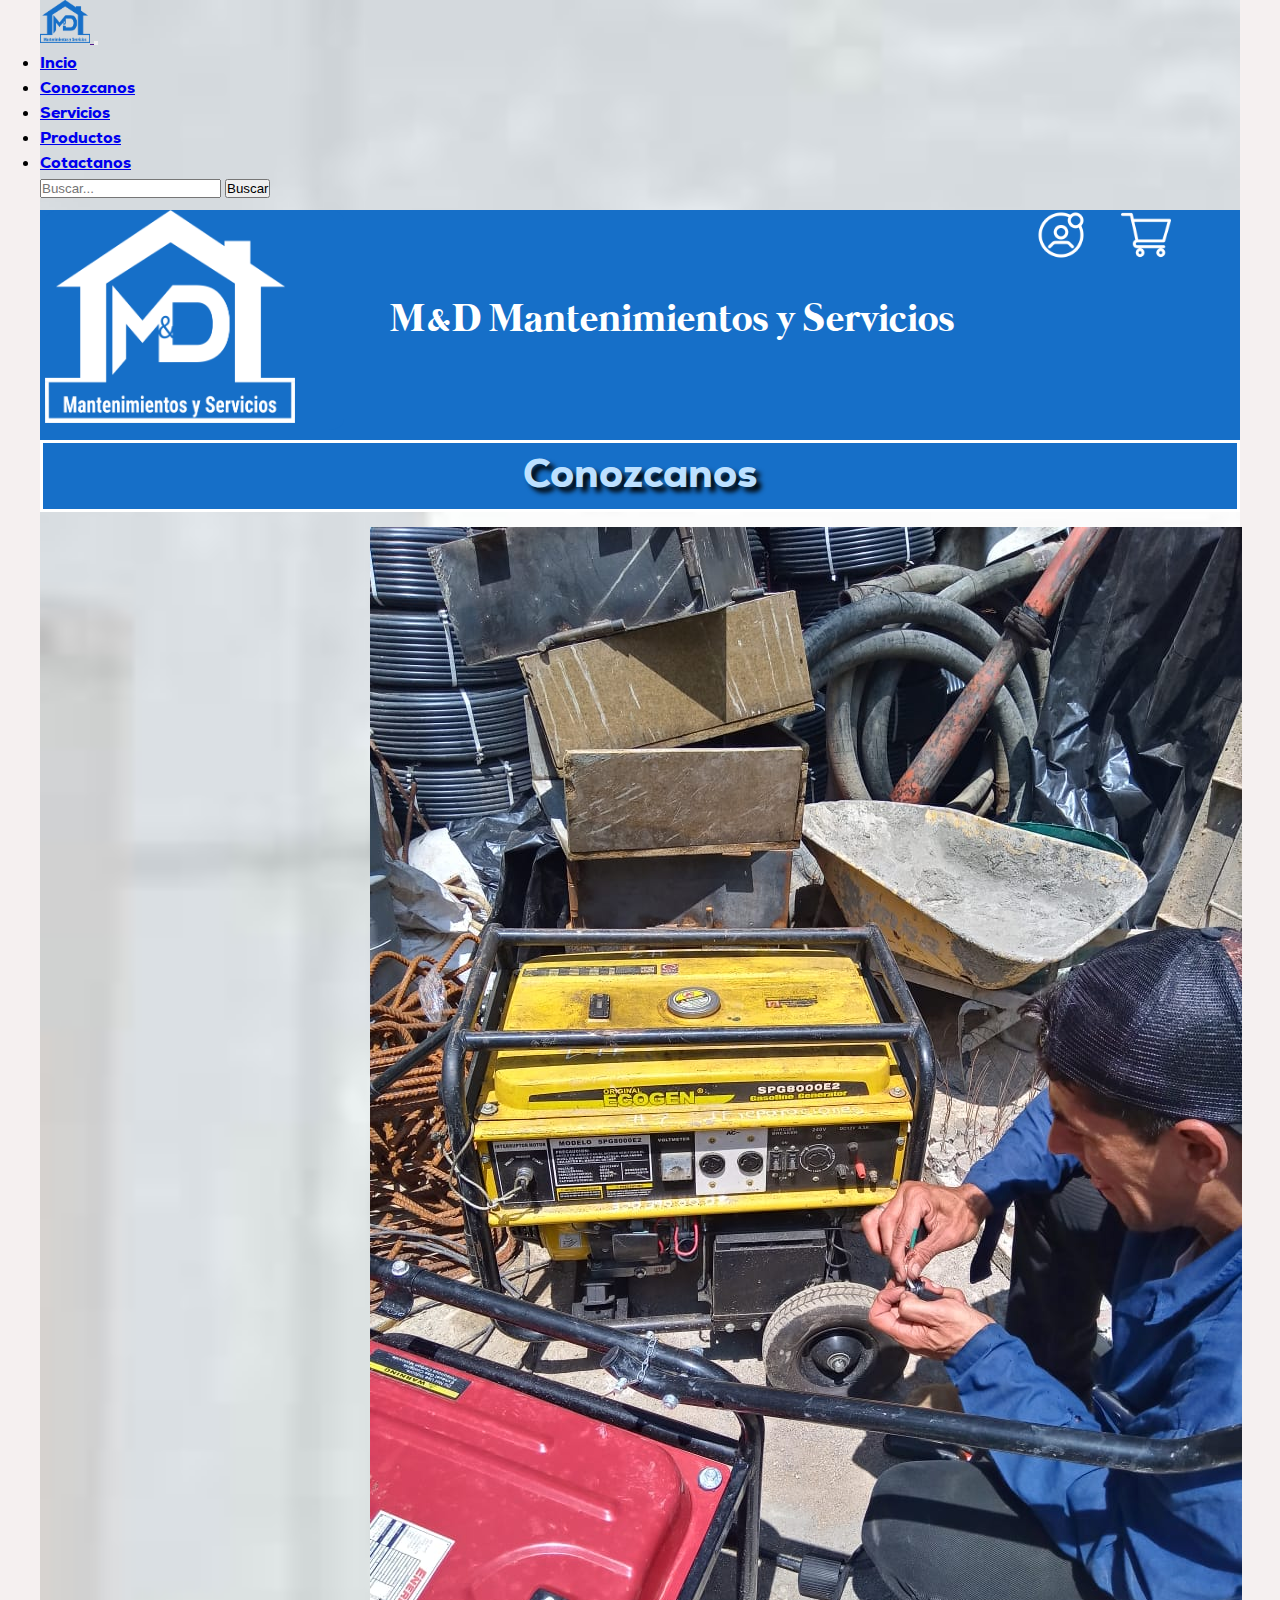
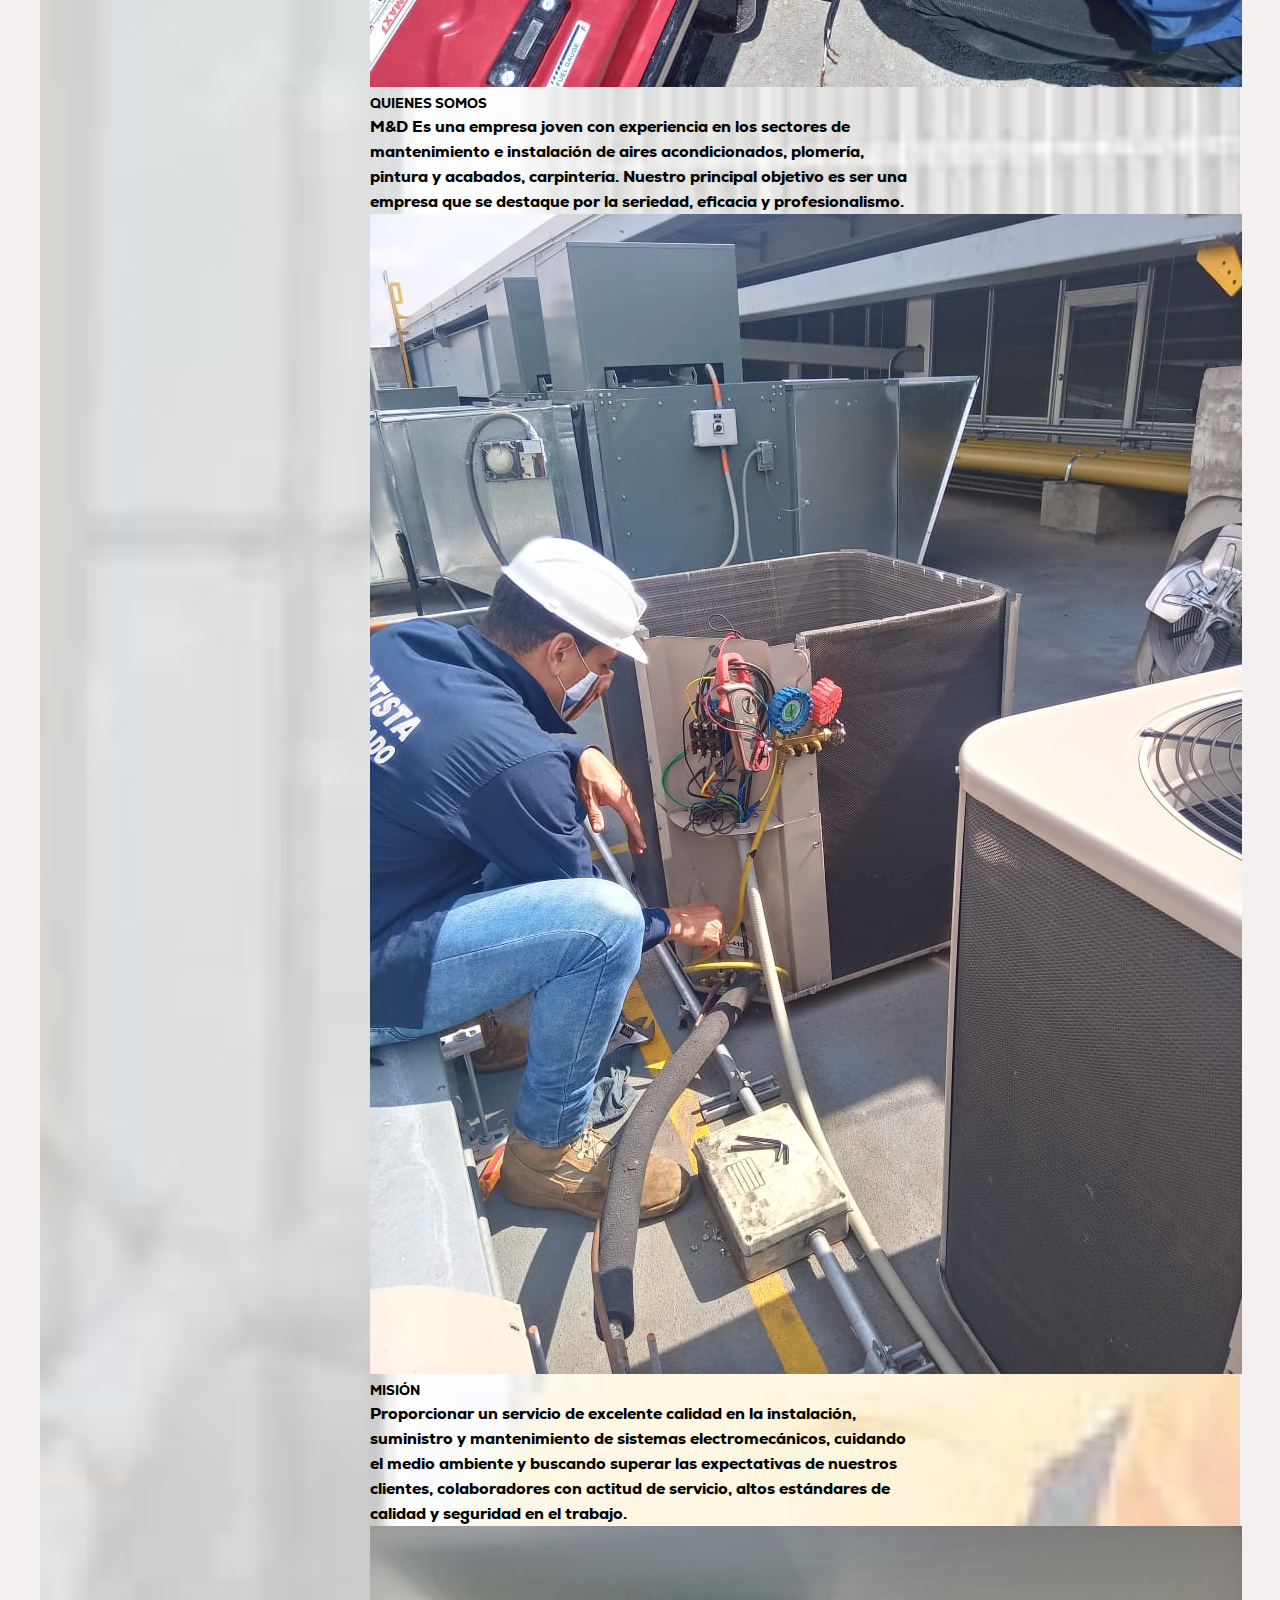
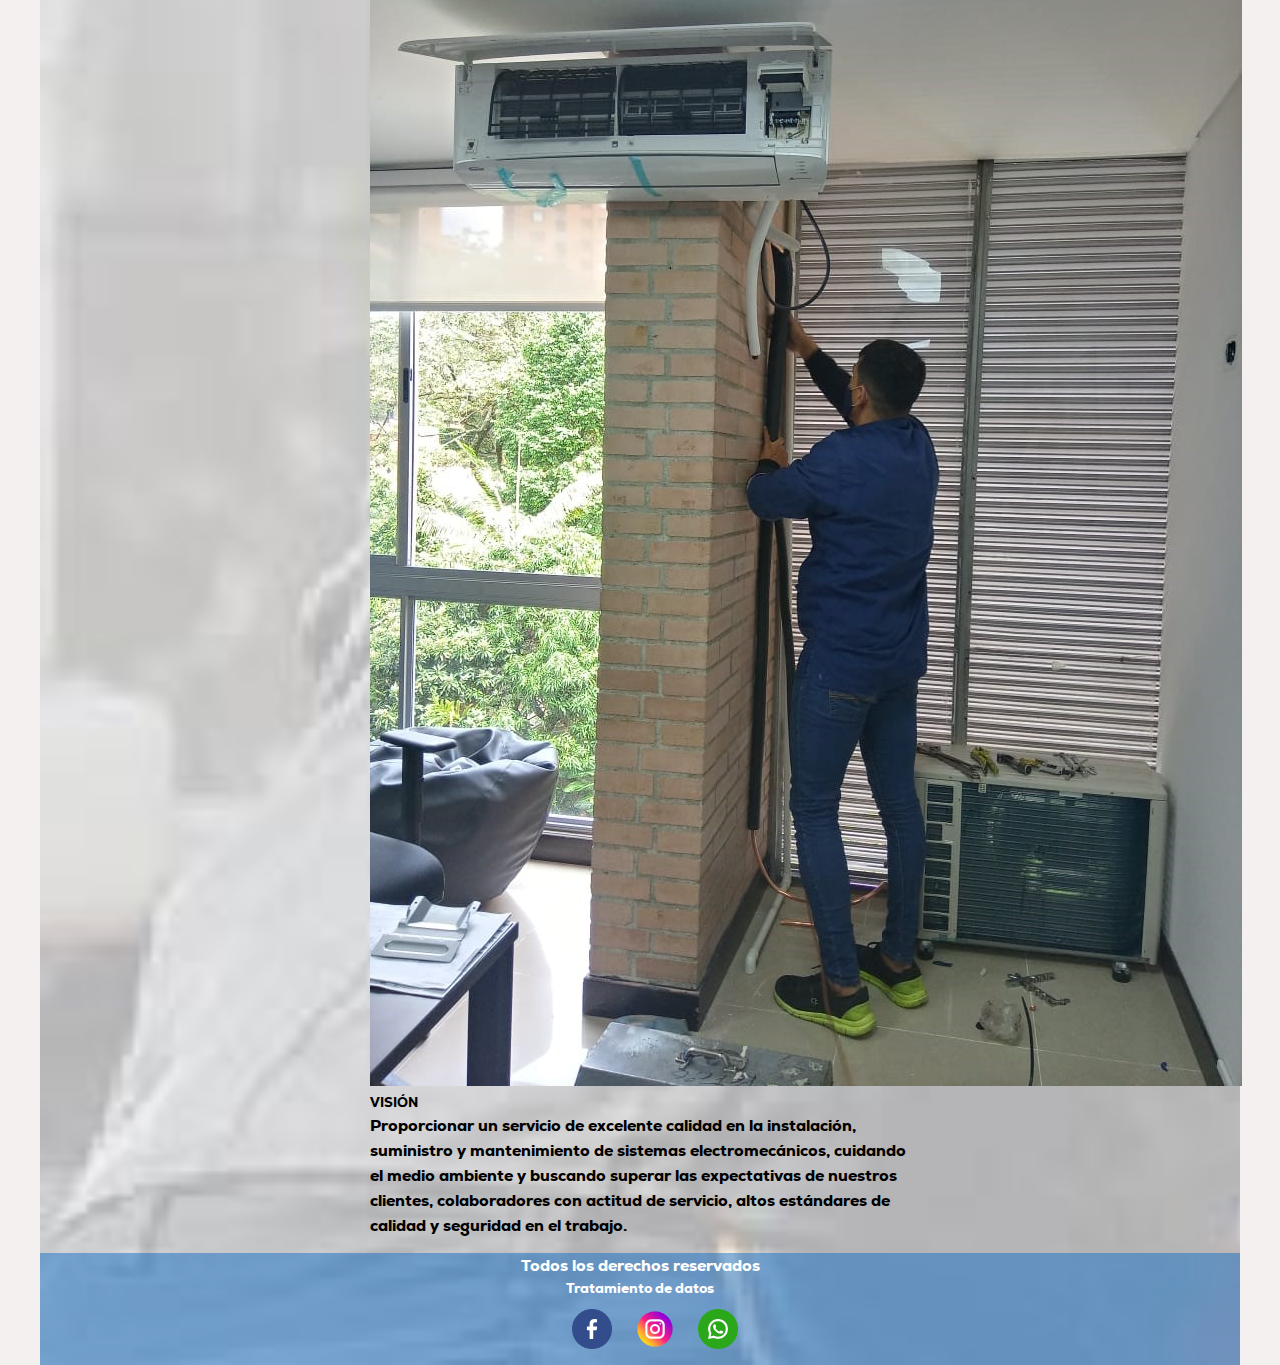
<file: conozcanos.html>
<!DOCTYPE html>
<html lang="en">
<head>
    <meta charset="UTF-8">
    <meta name="viewport" content="width=device-width, initial-scale=1.0">
    <title>Conozcanos</title>
    <link rel="stylesheet" href="conozcanos.css">
    <link rel="shortcut icon" href="images/favicon1.png">
    <link href="https://cdn.jsdelivr.net/npm/bootstrap@5.0.2/dist/css/bootstrap.min.css" rel="stylesheet" integrity="sha384-EVSTQN3/azprG1Anm3QDgpJLIm9Nao0Yz1ztcQTwFspd3yD65VohhpuuCOmLASjC" crossorigin="anonymous">
</head>
<body>
    <div class="containerP">
          <nav class="navbar navbar-expand-lg navbar-light bg-light"><!-- Navbar inicio -->
              <div class="container-fluid">
                <a class="navbar-brand" href="">
                  <img src="images/favicon1.png" alt="logo">
                </a>
                <button class="navbar-toggler" type="button" data-bs-toggle="collapse" data-bs-target="#navbarSupportedContent" aria-controls="navbarSupportedContent" aria-expanded="false" aria-label="Toggle navigation">
                  <span class="navbar-toggler-icon"></span>
                </button>
                <div class="collapse navbar-collapse" id="navbarSupportedContent">
                  <ul class="navbar-nav me-auto mb-2 mb-lg-0">
                    <li class="nav-item">
                      <a class="nav-link active" aria-current="page" href="index.html">Incio</a>
                    </li>
                    <li class="nav-item">
                      <a class="nav-link" href="conozcanos.html">Conozcanos</a>
                    </li>
                    <li class="nav-item dropdown">
                      <a class="nav-link" href="servicios.html">Servicios</a>
                    </li>
                    <li class="nav-item dropdown">
                      <a class="nav-link" href="Productos.html">Productos</a>
                    </li>
                    <li class="nav-item">
                      <a class="nav-link" href="contactanos.html">Cotactanos</a>
                    </li>
                  </ul>
                  <form class="d-flex">
                    <input class="form-control me-2" type="search" placeholder="Buscar..." aria-label="Search">
                    <button class="btn btn-outline-success" type="submit">Buscar</button>
                  </form>
                </div>
              </div>
            </nav> <!-- Navbar final -->
    <header>
        <div class="header">
            <div class="logo">
                <img src="images/Logo2.png" alt="logo" width="250px">
            </div>
            <div class="titulo"><h1> M&D Mantenimientos y Servicios</h1></div>
            <div class="ingreso">
              <a href="iniciosecion.html" target="_blank" rel="boton ingreso"><img src="images/usuario.png" alt="tomada de icons" width="50px"></a>
            </div>
            <div class="compra">
              <a href="http://comprar" target="_blank" rel="carrito compras"><img src="images/carrito.png" alt="tomada de icons" width="50px"></a>
            </div>
    </header>
    <div class="banner">
      <div class="container">
        <h2>Conozcanos</h2>
      </div>
    </div>
    <main>
      <div class="card mb-3" style="max-width: 540px;">
        <div class="row g-0">
          <div class="col-md-4">
            <img src="images/imagen14.jpeg" class="img-fluid rounded-start" alt="...">
          </div>
          <div class="col-md-8">
            <div class="card-body">
              <h5 class="card-title">QUIENES SOMOS</h5>
              <p class="card-text">M&D Es una empresa joven con experiencia en los sectores de mantenimiento e instalación de aires acondicionados, plomería, pintura y acabados, carpintería. Nuestro principal objetivo es ser una empresa que se destaque por la seriedad, eficacia y profesionalismo.</p>
            </div>
          </div>
        </div>
      </div>
      <div class="card mb-3" style="max-width: 540px;">
        <div class="row g-0">
          <div class="col-md-4">
            <img src="images/imagen7.jpeg" class="img-fluid rounded-start" alt="...">
          </div>
          <div class="col-md-8">
            <div class="card-body">
              <h5 class="card-title">MISIÓN</h5>
              <p class="card-text">Proporcionar un servicio de excelente calidad en la instalación, suministro y mantenimiento de sistemas electromecánicos, cuidando el medio ambiente y buscando superar las expectativas de nuestros clientes, colaboradores con actitud de servicio, altos estándares de calidad y seguridad en el trabajo.</p>
            </div>
          </div>
        </div>
      </div>
      <div class="card mb-3" style="max-width: 540px;">
        <div class="row g-0">
          <div class="col-md-4">
            <img src="images/imagen1.jpeg" class="img-fluid rounded-start" alt="...">
          </div>
          <div class="col-md-8">
            <div class="card-body">
              <h5 class="card-title">VISIÓN</h5>
              <p class="card-text">Proporcionar un servicio de excelente calidad en la instalación, suministro y mantenimiento de sistemas electromecánicos, cuidando el medio ambiente y buscando superar las expectativas de nuestros clientes, colaboradores con actitud de servicio, altos estándares de calidad y seguridad en el trabajo.</p>
            </div>
          </div>
        </div>
      </div>
    </main>
    <footer>
        <p>Todos los derechos reservados</p>
        <a href="https://www.funcionpublica.gov.co/eva/gestornormativo/norma.php?i=49981">Tratamiento de datos</a>
        <div class="redes">
            <a href="https://www.facebook.com/profile.php?id=100040746673274" target="_blank"> <img src="images/facebook.png" alt="facebook"></a>
            <a href="https://www.instagram.com/mydmantenimientosyservicios?igsh=NmgzanY4bTh2MWpo" target="_blank"> <img src="images/instagram.png" alt="instagram"></a>
            <a href="#" target="_blank"> <img src="images/whatsapp.png" alt="whatsapp"></a>
        </div>
    </footer>
</body>
</html>
</file>
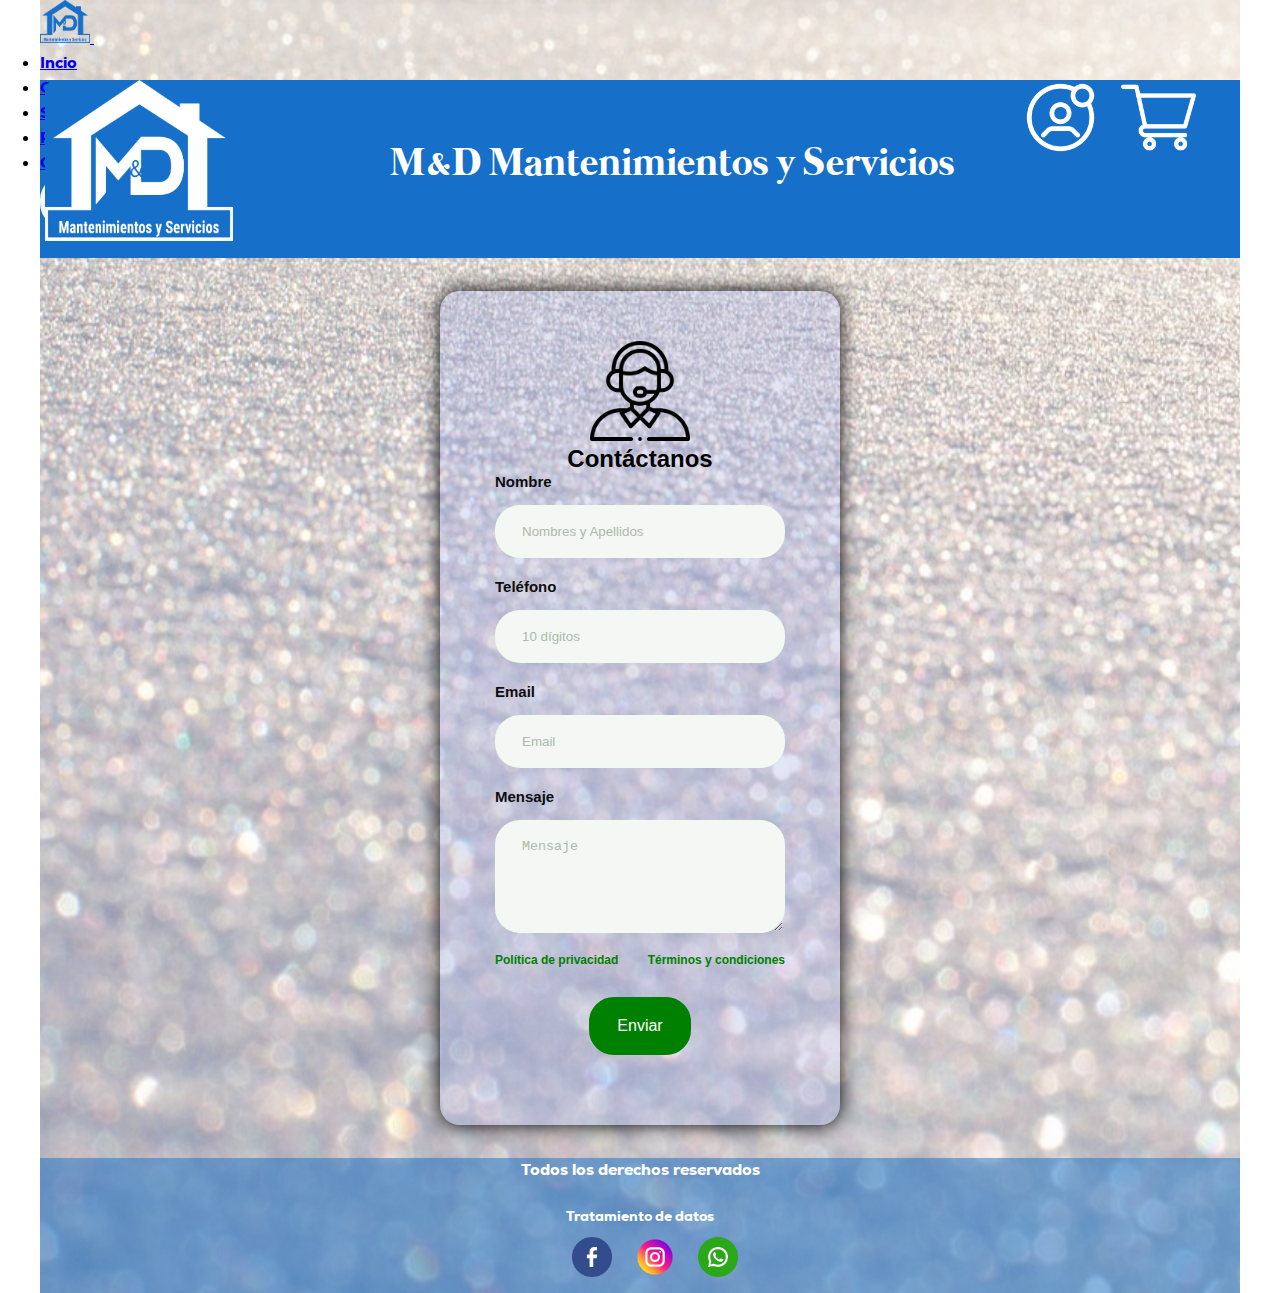
<file: contactanos.html>
<!DOCTYPE html>
<html lang="en">
<head>
    <meta charset="UTF-8">
    <meta name="viewport" content="width=device-width, initial-scale=1.0">
    <title>Contáctanos</title>
    <link rel="stylesheet" href="contactanos.css">
    <link rel="shortcut icon" href="./images/favicon1.png" type="image/x-icon">
    <link href="https://cdn.jsdelivr.net/npm/bootstrap@5.0.2/dist/css/bootstrap.min.css" rel="stylesheet" integrity="sha384-EVSTQN3/azprG1Anm3QDgpJLIm9Nao0Yz1ztcQTwFspd3yD65VohhpuuCOmLASjC" crossorigin="anonymous">
</head>
<body>
        <nav class="navbar navbar-expand-lg navbar-light bg-light"><!-- Navbar inicio -->
            <div class="container-fluid">
              <a class="navbar-brand" href="#">
                <img src="images/favicon1.png" alt="logo">
              </a>
              <button class="navbar-toggler" type="button" data-bs-toggle="collapse" data-bs-target="#navbarSupportedContent" aria-controls="navbarSupportedContent" aria-expanded="false" aria-label="Toggle navigation">
                <span class="navbar-toggler-icon"></span>
              </button>
              <div class="collapse navbar-collapse" id="navbarSupportedContent">
                <ul class="navbar-nav me-auto mb-2 mb-lg-0">
                  <li class="nav-item">
                    <a class="nav-link active" aria-current="page" href="index.html">Incio</a>
                  </li>
                  <li class="nav-item">
                    <a class="nav-link" href="conozcanos.html">Conozcanos</a>
                  </li>
                  <li class="nav-item dropdown">
                    <a class="nav-link" href="servicios.html">Servicios</a>
                  </li>
                  <li class="nav-item dropdown">
                    <a class="nav-link" href="Productos.html">Productos</a>
                  </li>
                  <li class="nav-item">
                    <a class="nav-link" href="contactanos.html">Cotactanos</a>
                  </li>
                </ul>
                <div class="d-flex">
                  <input class="form-control" type="search" placeholder="Buscar..." aria-label="Search">
                  <button class="btn btn-outline-success" type="submit">Buscar</button>
                </div>
              </div>
            </div>
          </nav> <!-- Navbar final -->
          <header>
            <div class="header">
                <div class="logo">
                    <img src="images/Logo2.png" alt="logo" width="250px">
                </div>
                <div class="titulo"><h1> M&D Mantenimientos y Servicios</h1></div>
                <div class="ingreso">
                  <a href="http://ingresar" target="_blank" rel="boton ingreso"><img src="images/usuario.png" alt="tomada de icons" width="50px"></a>
                </div>
                <div class="compra">
                  <a href="http://comprar" target="_blank" rel="carrito compras"><img src="images/carrito.png" alt="tomada de icons" width="50px"></a>
                </div>
        </header>
    <main>
        <div class="banner">
            <form class="formulario">
              <img src="images/contacto1.png" alt="contacto">
                <h2>Contáctanos</h2>
                <div class="input-group">
                    <label for="name">Nombre</label>
                    <input type="text" name="name" id="name" placeholder="Nombres y Apellidos">
                    <label for="phone">Teléfono</label>
                    <input type="tel" name="phone" id="phone" placeholder="10 dígitos">
                    <label for="email">Email</label>
                    <input type="email" name="email" id="email" placeholder="Email">
                    <label for="message">Mensaje</label>
                    <textarea name="message" id="message" cols="30" rows="5" placeholder="Mensaje"></textarea>
                    <div class="form-txt">
                        <a href="#">Política de privacidad</a>
                        <a href="#">Términos y condiciones</a>
                    </div>
                    <div class="btn1">
                    <input class="btn" type="submit" value="Enviar">
                </div>
                </div>
            </form>
        </div>
    </main>
    <footer>
        <p>Todos los derechos reservados</p>
        <a href="https://www.funcionpublica.gov.co/eva/gestornormativo/norma.php?i=49981">Tratamiento de datos</a>
        <div class="redes">
            <a href="https://www.facebook.com/profile.php?id=100040746673274" target="_blank"> <img src="images/facebook.png" alt="facebook"></a>
            <a href="https://www.instagram.com/mydmantenimientosyservicios?igsh=NmgzanY4bTh2MWpo" target="_blank"> <img src="images/instagram.png" alt="instagram"></a>
            <a href="#" target="_blank"> <img src="images/whatsapp.png" alt="whatsapp"></a>
        </div>
    </footer>
    <script src="https://cdn.jsdelivr.net/npm/@popperjs/core@2.9.2/dist/umd/popper.min.js" integrity="sha384-IQsoLXl5PILFhosVNubq5LC7Qb9DXgDA9i+tQ8Zj3iwWAwPtgFTxbJ8NT4GN1R8p" crossorigin="anonymous"></script>
    <script src="https://cdn.jsdelivr.net/npm/bootstrap@5.0.2/dist/js/bootstrap.min.js" integrity="sha384-cVKIPhGWiC2Al4u+LWgxfKTRIcfu0JTxR+EQDz/bgldoEyl4H0zUF0QKbrJ0EcQF" crossorigin="anonymous"></script>
</body>
</html>
</file>
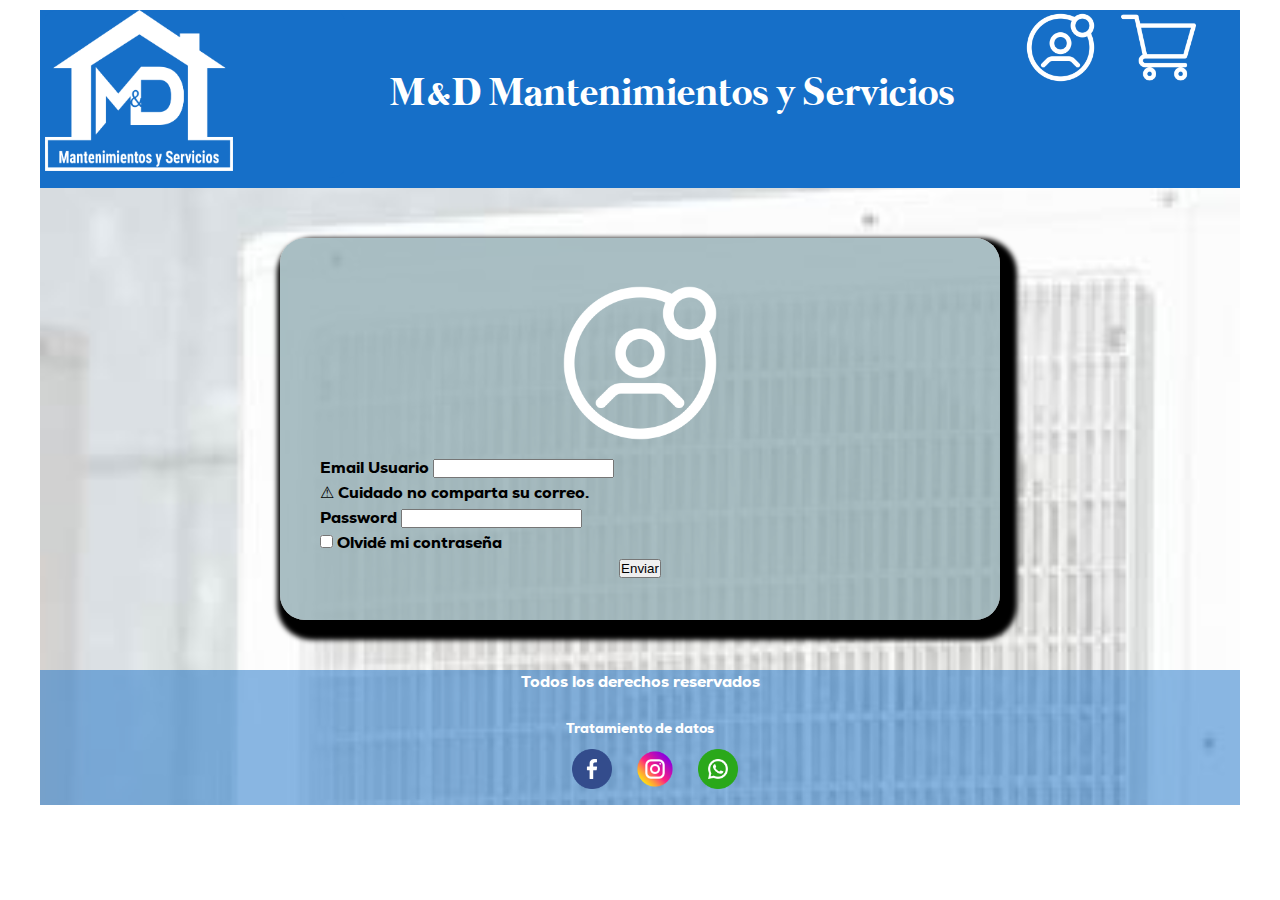
<file: iniciosecion.html>
<!DOCTYPE html>
    <html lang="en">
    <head>
        <meta charset="UTF-8">
        <meta name="viewport" content="width=device-width, initial-scale=1.0">
        <title>M&D</title>
        <link rel="stylesheet" href="iniciosecion.css">
        <link rel="shortcut icon" href="images/favicon1.png" type="image/x-icon">
        <link href="https://cdn.jsdelivr.net/npm/bootstrap@5.0.2/dist/css/bootstrap.min.css" rel="stylesheet" integrity="sha384-EVSTQN3/azprG1Anm3QDgpJLIm9Nao0Yz1ztcQTwFspd3yD65VohhpuuCOmLASjC" crossorigin="anonymous">
    </head>
    <body>
        
        <div class="containerP">
              <header>
                <div class="header">
                    <div class="logo">
                        <img src="images/Logo2.png" alt="logo" width="250px">
                    </div>
                    <div class="titulo"><h1> M&D Mantenimientos y Servicios</h1></div>
                    <div class="ingreso">
                      <a href="http://ingresar" target="_blank" rel="boton ingreso"><img src="images/usuario.png" alt="tomada de icons" width="50px"></a>
                    </div>
                    <div class="compra">
                      <a href="http://comprar" target="_blank" rel="carrito compras"><img src="images/carrito.png" alt="tomada de icons" width="50px"></a>
                    </div>
            </header>
        <main>
              <!-- formulario -->
              <div class="container">
                <form class="ancho">
                  <div class="imagen">
                      <img src="images/usuario.png" alt="usuario">
                  </div>
                <div class="mb-3">
                    <label for="exampleInputEmail1" class="form-label">Email Usuario</label>
                    <input type="email" class="form-control" id="exampleInputEmail1" aria-describedby="emailHelp">
                    <div id="emailHelp" class="form-text"> ⚠ Cuidado no comparta su correo.</div>
                    </div>
                <div class="mb-3">
                <label for="exampleInputPassword1" class="form-label">Password</label>
                <input type="password" class="form-control" id="exampleInputPassword1">
                </div>
                <div class="mb-3 form-check">
                <input type="checkbox" class="form-check-input" id="exampleCheck1">
                <label class="form-check-label" for="exampleCheck1">Olvidé mi contraseña</label>
                </div>
                <div class="centrar">
                <button type="submit" class="btn btn-primary">Enviar</button>
                </div>
            </form>
          </div>
        </main>
        <footer>
            <p>Todos los derechos reservados</p>
            <a href="https://www.funcionpublica.gov.co/eva/gestornormativo/norma.php?i=49981">Tratamiento de datos</a>
            <div class="redes">
                <a href="https://www.facebook.com/profile.php?id=100040746673274" target="_blank"> <img src="images/facebook.png" alt="facebook"></a>
                <a href="https://www.instagram.com/mydmantenimientosyservicios?igsh=NmgzanY4bTh2MWpo" target="_blank"> <img src="images/instagram.png" alt="instagram"></a>
                <a href="#" target="_blank"> <img src="images/whatsapp.png" alt="whatsapp"></a>
            </div>
        </footer>
    </div><!-- cierrer container principal -->
        <script src="https://cdn.jsdelivr.net/npm/@popperjs/core@2.9.2/dist/umd/popper.min.js" integrity="sha384-IQsoLXl5PILFhosVNubq5LC7Qb9DXgDA9i+tQ8Zj3iwWAwPtgFTxbJ8NT4GN1R8p" crossorigin="anonymous"></script>
        <script src="https://cdn.jsdelivr.net/npm/bootstrap@5.0.2/dist/js/bootstrap.min.js" integrity="sha384-cVKIPhGWiC2Al4u+LWgxfKTRIcfu0JTxR+EQDz/bgldoEyl4H0zUF0QKbrJ0EcQF" crossorigin="anonymous"></script>
    </body>
    </html>
</file>
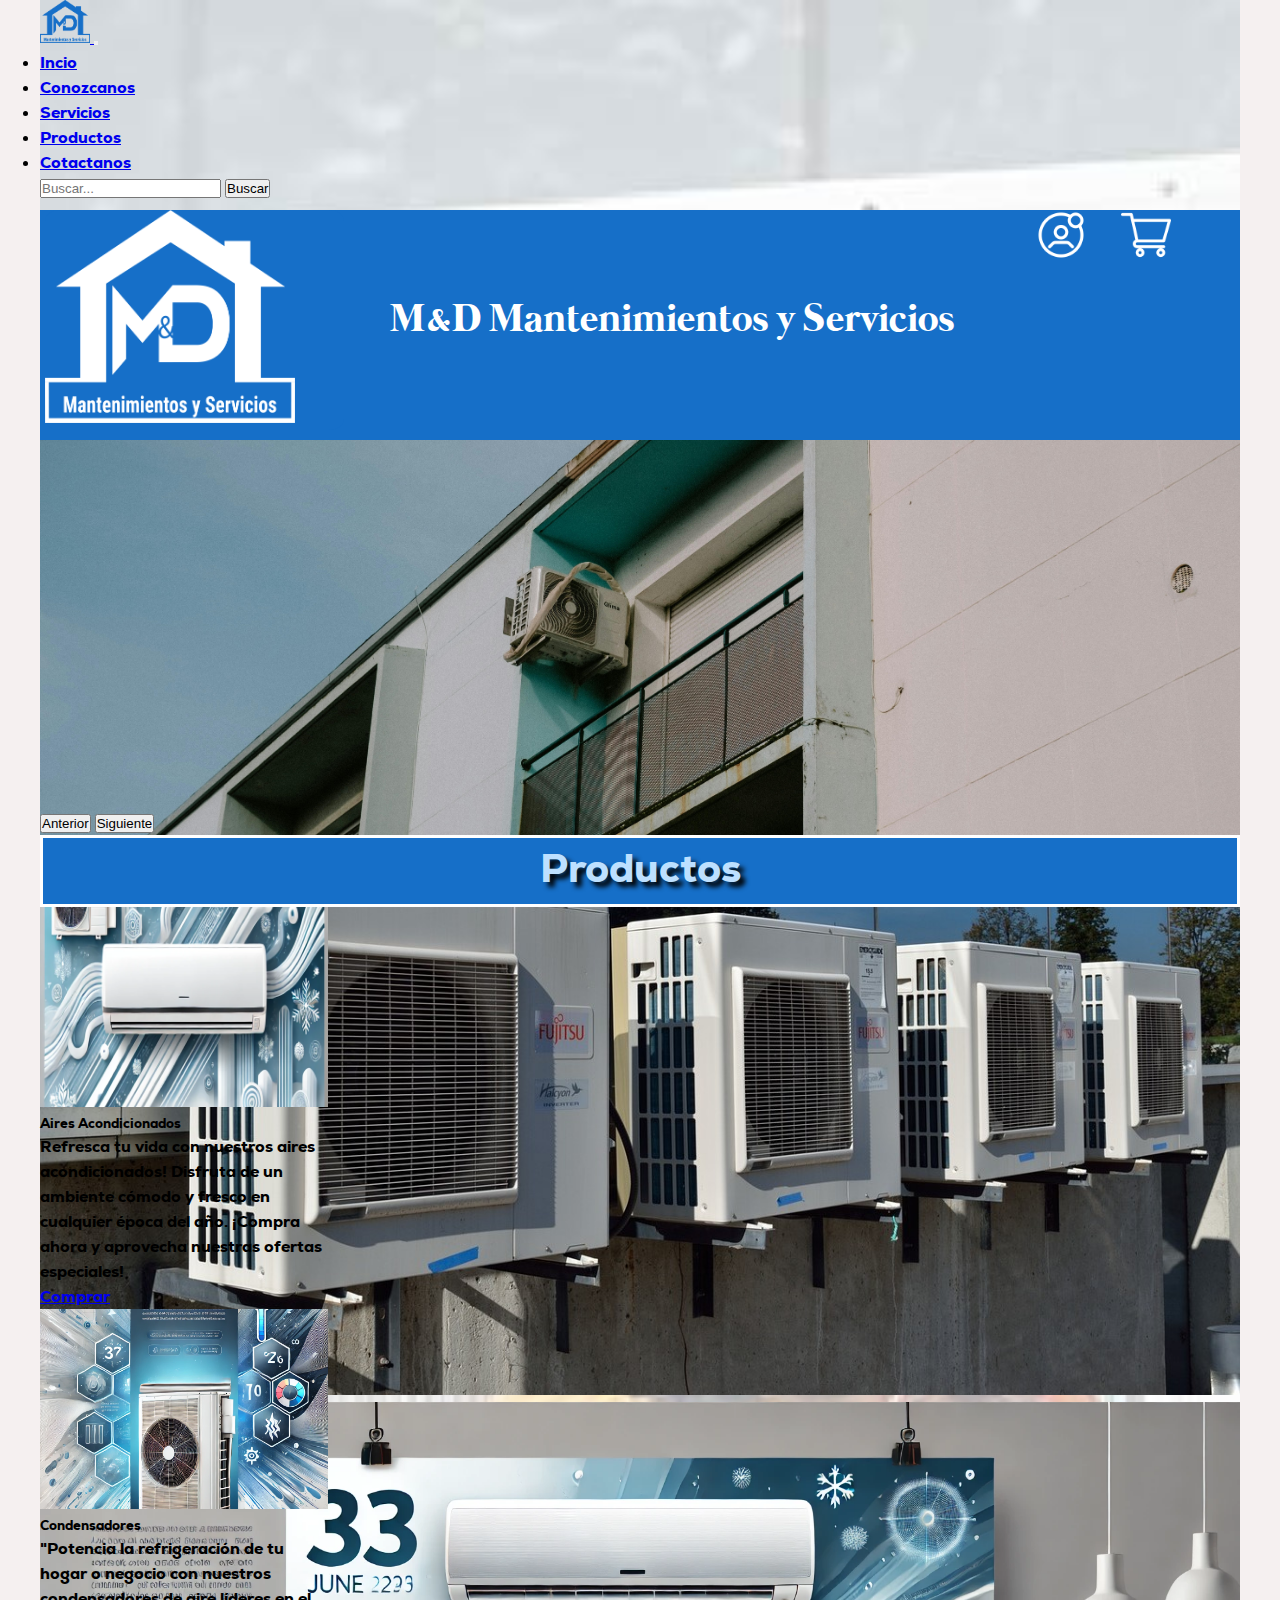
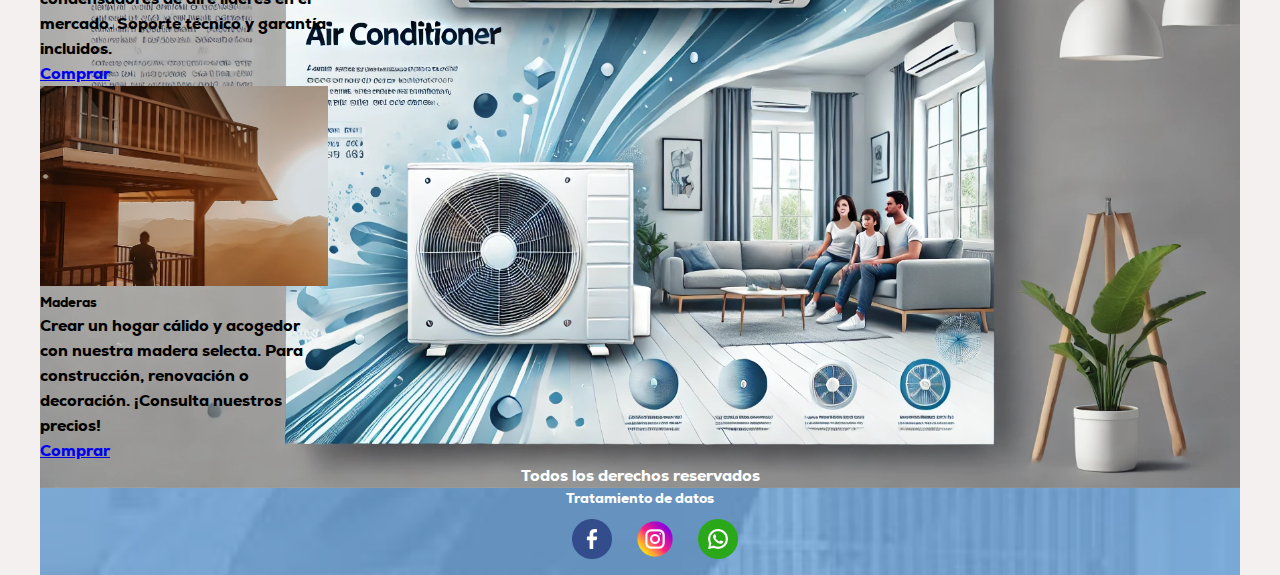
<file: Productos.html>
<!DOCTYPE html>
<html lang="en">
<head>
    <meta charset="UTF-8">
    <meta name="viewport" content="width=device-width, initial-scale=1.0">
    <title>PRODUCTOS</title>
    <link rel="stylesheet" href="productos.css">
    <link rel="shortcut icon" href="images/favicon1.png">
    <link href="https://cdn.jsdelivr.net/npm/bootstrap@5.0.2/dist/css/bootstrap.min.css" rel="stylesheet" integrity="sha384-EVSTQN3/azprG1Anm3QDgpJLIm9Nao0Yz1ztcQTwFspd3yD65VohhpuuCOmLASjC" crossorigin="anonymous">
</head>
<body>
    <div class="containerP">
        <nav class="navbar navbar-expand-lg navbar-light bg-light"><!-- Navbar inicio -->
            <div class="container-fluid">
              <a class="navbar-brand" href="#">
                <img src="images/favicon1.png" alt="logo">
              </a>
              <button class="navbar-toggler" type="button" data-bs-toggle="collapse" data-bs-target="#navbarSupportedContent" aria-controls="navbarSupportedContent" aria-expanded="false" aria-label="Toggle navigation">
                <span class="navbar-toggler-icon"></span>
              </button>
              <div class="collapse navbar-collapse" id="navbarSupportedContent">
                <ul class="navbar-nav me-auto mb-2 mb-lg-0">
                  <li class="nav-item">
                    <a class="nav-link active" aria-current="page" href="index.html">Incio</a>
                  </li>
                  <li class="nav-item">
                    <a class="nav-link" href="conozcanos.html">Conozcanos</a>
                  </li>
                  <li class="nav-item dropdown">
                     <a class="nav-link" href="servicios.html">Servicios</a>
                  </li>
                  <li class="nav-item dropdown">
                    <a class="nav-link" href="Productos.html">Productos</a>
                  </li>
                  <li class="nav-item">
                    <a class="nav-link" href="contactanos.html">Cotactanos</a>
                  </li>
                </ul>
                <form class="d-flex">
                  <input class="form-control me-2" type="search" placeholder="Buscar..." aria-label="Search">
                  <button class="btn btn-outline-success" type="submit">Buscar</button>
                </form>
              </div>
            </div>
          </nav> <!-- Navbar final -->
          <header>
            <div class="header">
                <div class="logo">
                    <img src="images/Logo2.png" alt="logo" width="250px">
                </div>
                <div class="titulo"><h1> M&D Mantenimientos y Servicios</h1></div>
                <div class="ingreso">
                  <a href="iniciosecion.html" target="_blank" rel="boton ingreso"><img src="images/usuario.png" alt="tomada de icons" width="50px"></a>
                </div>
                <div class="compra">
                  <a href="http://comprar" target="_blank" rel="carrito compras"><img src="images/carrito.png" alt="tomada de icons" width="50px"></a>
                </div>
        </header>
         <!-- inicio carousel -->
          <div class="carousel-banner">
            <div id="carouselExampleControls" class="carousel slide" data-bs-ride="carousel">
                <div class="carousel-inner">
                    <div class="carousel-item active">
                        <img src="images/Banneer Aire calle.jpg" class="d-block w-100" alt="banner3">
                    </div>
                    <div class="carousel-item">
                        <img src="images/bannerprincipal1.jpg" class="d-block w-100" alt="bannerP1">
                    </div>
                    <div class="carousel-item">
                        <img src="images/b77148ad-1742-4ff5-9a88-d79208c2fd45.webp" class="d-block w-100" alt="bannerp2">
                    </div>
                </div>
                <button class="carousel-control-prev" type="button" data-bs-target="#carouselExampleControls" data-bs-slide="prev">
                    <span class="carousel-control-prev-icon" aria-hidden="true"></span>
                    <span class="visually-hidden">Anterior</span>
                </button>
                <button class="carousel-control-next" type="button" data-bs-target="#carouselExampleControls" data-bs-slide="next">
                    <span class="carousel-control-next-icon" aria-hidden="true"></span>
                    <span class="visually-hidden">Siguiente</span>
                </button>
            </div>
        </div><!-- Final carousel -->

        <div class="banner">
            <div class="container">
              <h2>Productos</h2>
            </div>
          </div>
              <!-- Inicio cards -->
              <div class="row align-items-center">
                <div class="columna2">
                <div class="col2T mt-5">
                  
                </div>
                <div class="row">
                  <div class="col mt-5">
                      <div class="card" style="width: 18rem;">
                        <img src="images/banner_600x1067.png" class="card-img-top card-img-custom" alt="GeneralE">
                          <div class="card-body">
                          <h5 class="card-title">Aires Acondicionados</h5>
                          <p class="card-text">Refresca tu vida con nuestros aires acondicionados! Disfruta de un ambiente cómodo y fresco en cualquier época del año. ¡Compra ahora y aprovecha nuestras ofertas especiales!</p>
                          <a href="#" target="_blank" class="btn btn-primary">Comprar</a>
                          </div>
                      </div>
                  </div>
                  <div class="col mt-5">
                      <div class="card" style="width: 18rem;">
                          <img src="images/imagen877.webp" class="card-img-top card-img-custom" alt="LG1">
                          <div class="card-body">
                          <h5 class="card-title">Condensadores</h5>
                          <p class="card-text">"Potencia la refrigeración de tu hogar o negocio con nuestros condensadores de aire líderes en el mercado. Soporte técnico y garantía incluidos.
                          </p>
                          <a href="#" target="_blank" class="btn btn-primary">Comprar</a>
                          </div>
                      </div>
                  </div>
                    <div class="col mt-5">
                        <div class="card" style="width: 18rem;">
                            <img src="images/casa2.jpg" class="card-img-top card-img-custom" alt="LG2">
                            <div class="card-body">
                            <h5 class="card-title">Maderas</h5>
                            <p class="card-text">Crear un hogar cálido y acogedor con nuestra madera selecta. Para construcción, renovación o decoración. ¡Consulta nuestros precios!
                            </p>
                            <a href="#" target="_blank" class="btn btn-primary">Comprar</a>
                            </div>
                        </div>
                </div>        
                </div>
                </div> <!-- Final cards -->
              </main>
    <footer>
        <p>Todos los derechos reservados</p>
        <a href="https://www.funcionpublica.gov.co/eva/gestornormativo/norma.php?i=49981">Tratamiento de datos</a>
        <div class="redes">
            <a href="https://www.facebook.com/profile.php?id=100040746673274" target="_blank"> <img src="images/facebook.png" alt="facebook"></a>
            <a href="https://www.instagram.com/mydmantenimientosyservicios?igsh=NmgzanY4bTh2MWpo" target="_blank"> <img src="images/instagram.png" alt="instagram"></a>
            <a href="#" target="_blank"> <img src="images/whatsapp.png" alt="whatsapp"></a>
        </div>
    </footer>
    <script src="https://cdn.jsdelivr.net/npm/@popperjs/core@2.9.2/dist/umd/popper.min.js" integrity="sha384-IQsoLXl5PILFhosVNubq5LC7Qb9DXgDA9i+tQ8Zj3iwWAwPtgFTxbJ8NT4GN1R8p" crossorigin="anonymous"></script>
    <script src="https://cdn.jsdelivr.net/npm/bootstrap@5.0.2/dist/js/bootstrap.min.js" integrity="sha384-cVKIPhGWiC2Al4u+LWgxfKTRIcfu0JTxR+EQDz/bgldoEyl4H0zUF0QKbrJ0EcQF" crossorigin="anonymous"></script>
</body>
</html>
</file>
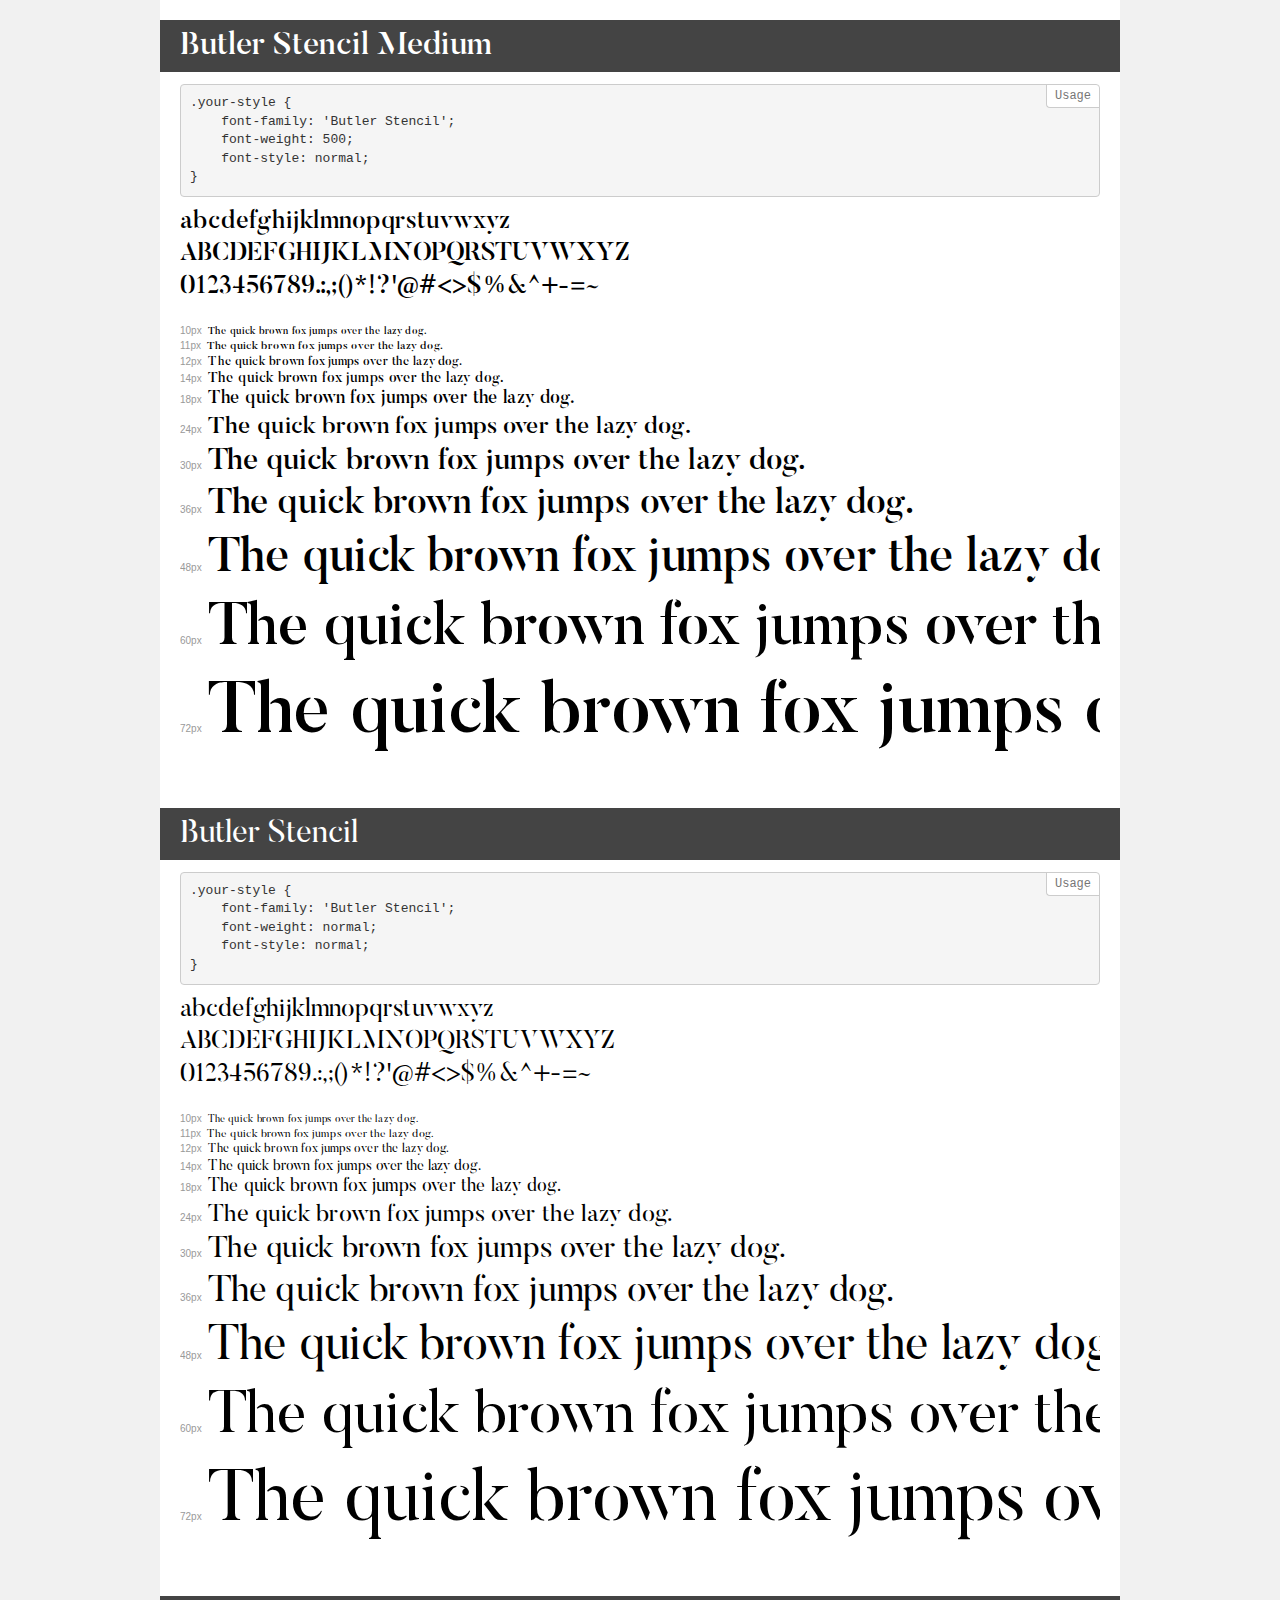
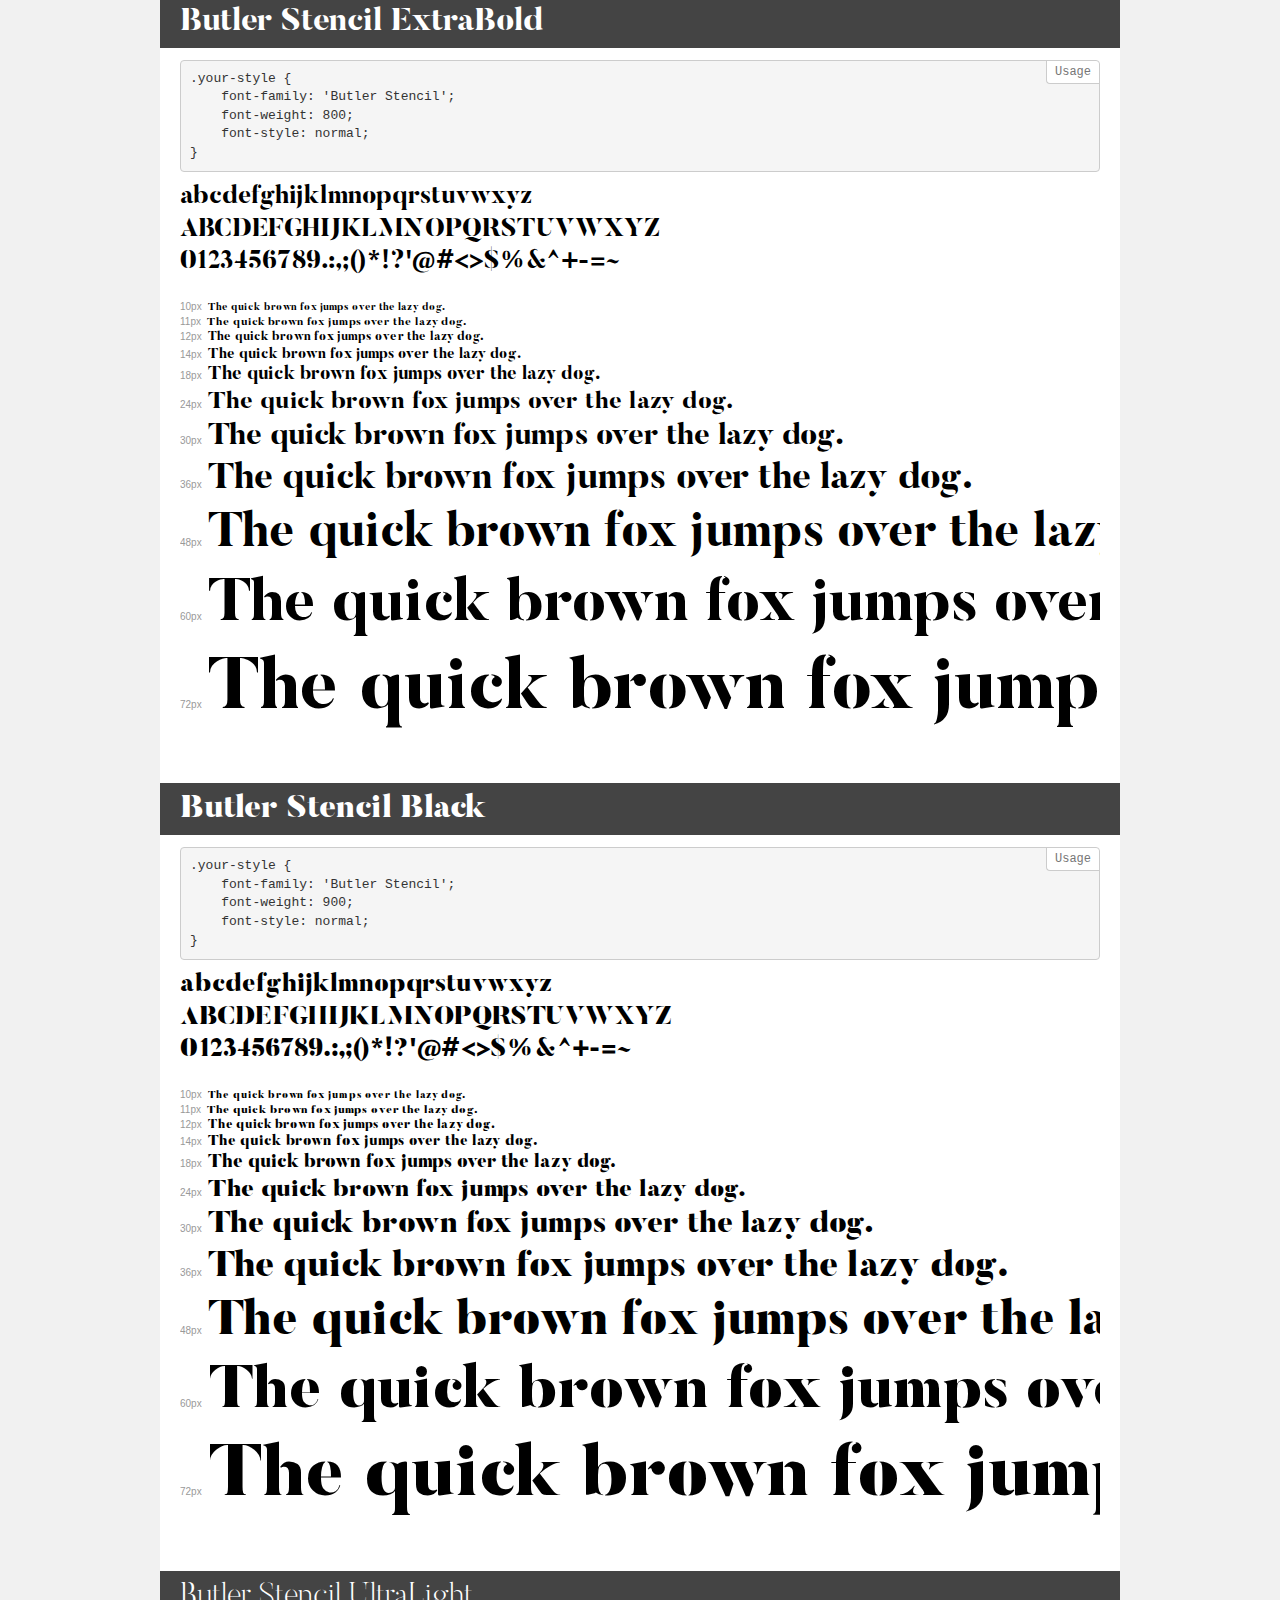
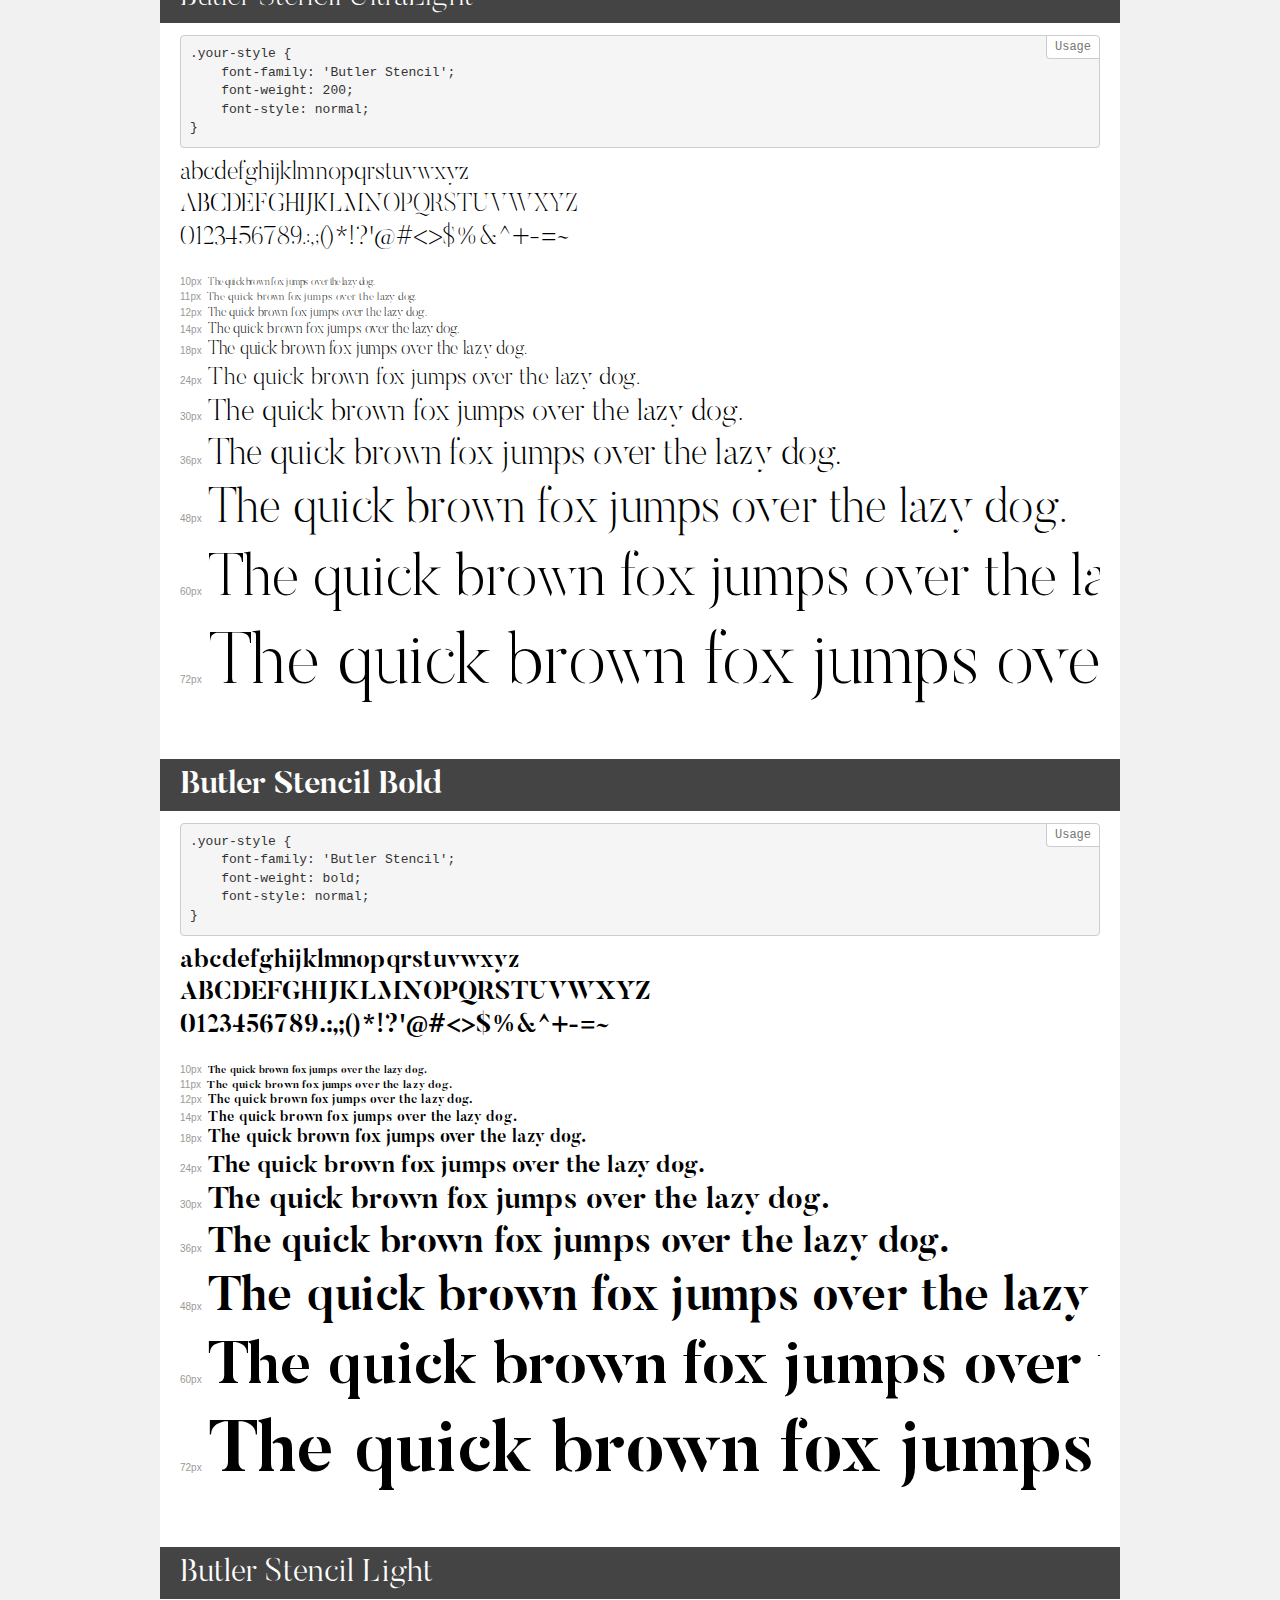
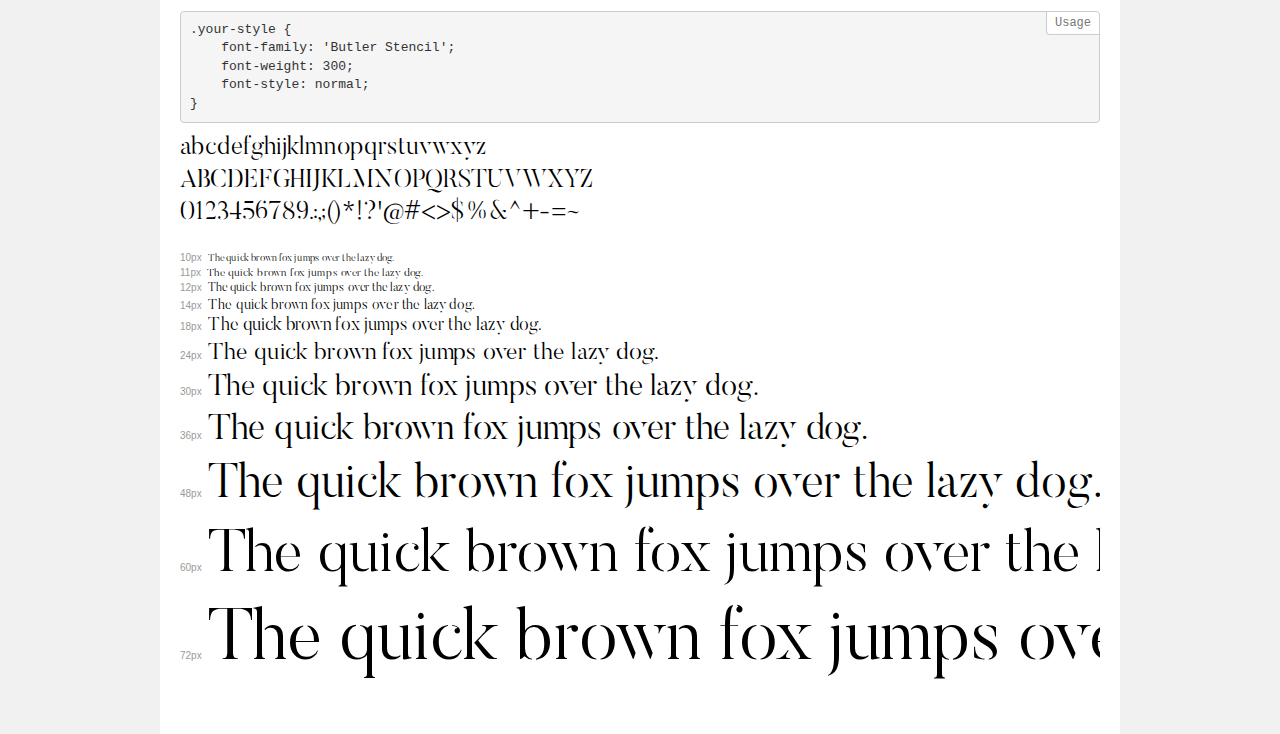
<file: font/Butler_Stencil_Webfont/demo.html>
<!DOCTYPE html>
<html>
<head>
    <meta charset="utf-8">
    <meta http-equiv="X-UA-Compatible" content="IE=edge">
    <meta name="viewport" content="width=device-width, initial-scale=1">
    <meta name="robots" content="noindex, noarchive">
    <meta name="format-detection" content="telephone=no">
    <title>Transfonter demo</title>
    <link href="stylesheet.css" rel="stylesheet">
    <style>
        /*
        http://meyerweb.com/eric/tools/css/reset/
        v2.0 | 20110126
        License: none (public domain)
        */
        html, body, div, span, applet, object, iframe,
        h1, h2, h3, h4, h5, h6, p, blockquote, pre,
        a, abbr, acronym, address, big, cite, code,
        del, dfn, em, img, ins, kbd, q, s, samp,
        small, strike, strong, sub, sup, tt, var,
        b, u, i, center,
        dl, dt, dd, ol, ul, li,
        fieldset, form, label, legend,
        table, caption, tbody, tfoot, thead, tr, th, td,
        article, aside, canvas, details, embed,
        figure, figcaption, footer, header, hgroup,
        menu, nav, output, ruby, section, summary,
        time, mark, audio, video {
            margin: 0;
            padding: 0;
            border: 0;
            font-size: 100%;
            font: inherit;
            vertical-align: baseline;
        }
        /* HTML5 display-role reset for older browsers */
        article, aside, details, figcaption, figure,
        footer, header, hgroup, menu, nav, section {
            display: block;
        }
        body {
            line-height: 1;
        }
        ol, ul {
            list-style: none;
        }
        blockquote, q {
            quotes: none;
        }
        blockquote:before, blockquote:after,
        q:before, q:after {
            content: '';
            content: none;
        }
        table {
            border-collapse: collapse;
            border-spacing: 0;
        }
        /* common styles */
        body {
            background: #f1f1f1;
            color: #000;
        }
        .page {
            background: #fff;
            width: 920px;
            margin: 0 auto;
            padding: 20px 20px 0 20px;
            overflow: hidden;
        }
        .font-container {
            overflow-x: auto;
            overflow-y: hidden;
            margin-bottom: 40px;
            line-height: 1.3;
            white-space: nowrap;
            padding-bottom: 5px;
        }
        h1 {
            position: relative;
            background: #444;
            font-size: 32px;
            color: #fff;
            padding: 10px 20px;
            margin: 0 -20px 12px -20px;
        }
        .letters {
            font-size: 25px;
            margin-bottom: 20px;
        }
        .s10:before {
            content: '10px';
        }
        .s11:before {
            content: '11px';
        }
        .s12:before {
            content: '12px';
        }
        .s14:before {
            content: '14px';
        }
        .s18:before {
            content: '18px';
        }
        .s24:before {
            content: '24px';
        }
        .s30:before {
            content: '30px';
        }
        .s36:before {
            content: '36px';
        }
        .s48:before {
            content: '48px';
        }
        .s60:before {
            content: '60px';
        }
        .s72:before {
            content: '72px';
        }
        .s10:before, .s11:before, .s12:before, .s14:before,
        .s18:before, .s24:before, .s30:before, .s36:before,
        .s48:before, .s60:before, .s72:before {
            font-family: Arial, sans-serif;
            font-size: 10px;
            font-weight: normal;
            font-style: normal;
            color: #999;
            padding-right: 6px;
        }
        pre {
            display: block;
            position: relative;
            padding: 9px;
            margin: 0 0 10px;
            font-family: Monaco, Menlo, Consolas, "Courier New", monospace !important;
            font-size: 13px;
            line-height: 1.428571429;
            color: #333;
            font-weight: normal !important;
            font-style: normal !important;
            background-color: #f5f5f5;
            border: 1px solid #ccc;
            overflow-x: auto;
            border-radius: 4px;
        }
        pre:after {
            display: block;
            position: absolute;
            right: 0;
            top: 0;
            content: 'Usage';
            line-height: 1;
            padding: 5px 8px;
            font-size: 12px;
            color: #767676;
            background-color: #fff;
            border: 1px solid #ccc;
            border-right: none;
            border-top: none;
            border-radius: 0 4px 0 4px;
            z-index: 10;
        }
        /* responsive */
        @media (max-width: 959px) {
            .page {
                width: auto;
                margin: 0;
            }
        }
    </style>
</head>
<body>
<div class="page">
    <div class="demo" style="font-family: 'Butler Stencil'; font-weight: 500; font-style: normal;">
        <h1>Butler Stencil Medium</h1>
        <pre>.your-style {
    font-family: 'Butler Stencil';
    font-weight: 500;
    font-style: normal;
}</pre>
        <div class="font-container">
            <p class="letters">
                abcdefghijklmnopqrstuvwxyz<br>
ABCDEFGHIJKLMNOPQRSTUVWXYZ<br>
                0123456789.:,;()*!?'@#<>$%&^+-=~
            </p>
            <p class="s10" style="font-size: 10px;">The quick brown fox jumps over the lazy dog.</p>
            <p class="s11" style="font-size: 11px;">The quick brown fox jumps over the lazy dog.</p>
            <p class="s12" style="font-size: 12px;">The quick brown fox jumps over the lazy dog.</p>
            <p class="s14" style="font-size: 14px;">The quick brown fox jumps over the lazy dog.</p>
            <p class="s18" style="font-size: 18px;">The quick brown fox jumps over the lazy dog.</p>
            <p class="s24" style="font-size: 24px;">The quick brown fox jumps over the lazy dog.</p>
            <p class="s30" style="font-size: 30px;">The quick brown fox jumps over the lazy dog.</p>
            <p class="s36" style="font-size: 36px;">The quick brown fox jumps over the lazy dog.</p>
            <p class="s48" style="font-size: 48px;">The quick brown fox jumps over the lazy dog.</p>
            <p class="s60" style="font-size: 60px;">The quick brown fox jumps over the lazy dog.</p>
            <p class="s72" style="font-size: 72px;">The quick brown fox jumps over the lazy dog.</p>
        </div>
    </div>
    <div class="demo" style="font-family: 'Butler Stencil'; font-weight: normal; font-style: normal;">
        <h1>Butler Stencil</h1>
        <pre>.your-style {
    font-family: 'Butler Stencil';
    font-weight: normal;
    font-style: normal;
}</pre>
        <div class="font-container">
            <p class="letters">
                abcdefghijklmnopqrstuvwxyz<br>
ABCDEFGHIJKLMNOPQRSTUVWXYZ<br>
                0123456789.:,;()*!?'@#<>$%&^+-=~
            </p>
            <p class="s10" style="font-size: 10px;">The quick brown fox jumps over the lazy dog.</p>
            <p class="s11" style="font-size: 11px;">The quick brown fox jumps over the lazy dog.</p>
            <p class="s12" style="font-size: 12px;">The quick brown fox jumps over the lazy dog.</p>
            <p class="s14" style="font-size: 14px;">The quick brown fox jumps over the lazy dog.</p>
            <p class="s18" style="font-size: 18px;">The quick brown fox jumps over the lazy dog.</p>
            <p class="s24" style="font-size: 24px;">The quick brown fox jumps over the lazy dog.</p>
            <p class="s30" style="font-size: 30px;">The quick brown fox jumps over the lazy dog.</p>
            <p class="s36" style="font-size: 36px;">The quick brown fox jumps over the lazy dog.</p>
            <p class="s48" style="font-size: 48px;">The quick brown fox jumps over the lazy dog.</p>
            <p class="s60" style="font-size: 60px;">The quick brown fox jumps over the lazy dog.</p>
            <p class="s72" style="font-size: 72px;">The quick brown fox jumps over the lazy dog.</p>
        </div>
    </div>
    <div class="demo" style="font-family: 'Butler Stencil'; font-weight: 800; font-style: normal;">
        <h1>Butler Stencil ExtraBold</h1>
        <pre>.your-style {
    font-family: 'Butler Stencil';
    font-weight: 800;
    font-style: normal;
}</pre>
        <div class="font-container">
            <p class="letters">
                abcdefghijklmnopqrstuvwxyz<br>
ABCDEFGHIJKLMNOPQRSTUVWXYZ<br>
                0123456789.:,;()*!?'@#<>$%&^+-=~
            </p>
            <p class="s10" style="font-size: 10px;">The quick brown fox jumps over the lazy dog.</p>
            <p class="s11" style="font-size: 11px;">The quick brown fox jumps over the lazy dog.</p>
            <p class="s12" style="font-size: 12px;">The quick brown fox jumps over the lazy dog.</p>
            <p class="s14" style="font-size: 14px;">The quick brown fox jumps over the lazy dog.</p>
            <p class="s18" style="font-size: 18px;">The quick brown fox jumps over the lazy dog.</p>
            <p class="s24" style="font-size: 24px;">The quick brown fox jumps over the lazy dog.</p>
            <p class="s30" style="font-size: 30px;">The quick brown fox jumps over the lazy dog.</p>
            <p class="s36" style="font-size: 36px;">The quick brown fox jumps over the lazy dog.</p>
            <p class="s48" style="font-size: 48px;">The quick brown fox jumps over the lazy dog.</p>
            <p class="s60" style="font-size: 60px;">The quick brown fox jumps over the lazy dog.</p>
            <p class="s72" style="font-size: 72px;">The quick brown fox jumps over the lazy dog.</p>
        </div>
    </div>
    <div class="demo" style="font-family: 'Butler Stencil'; font-weight: 900; font-style: normal;">
        <h1>Butler Stencil Black</h1>
        <pre>.your-style {
    font-family: 'Butler Stencil';
    font-weight: 900;
    font-style: normal;
}</pre>
        <div class="font-container">
            <p class="letters">
                abcdefghijklmnopqrstuvwxyz<br>
ABCDEFGHIJKLMNOPQRSTUVWXYZ<br>
                0123456789.:,;()*!?'@#<>$%&^+-=~
            </p>
            <p class="s10" style="font-size: 10px;">The quick brown fox jumps over the lazy dog.</p>
            <p class="s11" style="font-size: 11px;">The quick brown fox jumps over the lazy dog.</p>
            <p class="s12" style="font-size: 12px;">The quick brown fox jumps over the lazy dog.</p>
            <p class="s14" style="font-size: 14px;">The quick brown fox jumps over the lazy dog.</p>
            <p class="s18" style="font-size: 18px;">The quick brown fox jumps over the lazy dog.</p>
            <p class="s24" style="font-size: 24px;">The quick brown fox jumps over the lazy dog.</p>
            <p class="s30" style="font-size: 30px;">The quick brown fox jumps over the lazy dog.</p>
            <p class="s36" style="font-size: 36px;">The quick brown fox jumps over the lazy dog.</p>
            <p class="s48" style="font-size: 48px;">The quick brown fox jumps over the lazy dog.</p>
            <p class="s60" style="font-size: 60px;">The quick brown fox jumps over the lazy dog.</p>
            <p class="s72" style="font-size: 72px;">The quick brown fox jumps over the lazy dog.</p>
        </div>
    </div>
    <div class="demo" style="font-family: 'Butler Stencil'; font-weight: 200; font-style: normal;">
        <h1>Butler Stencil UltraLight</h1>
        <pre>.your-style {
    font-family: 'Butler Stencil';
    font-weight: 200;
    font-style: normal;
}</pre>
        <div class="font-container">
            <p class="letters">
                abcdefghijklmnopqrstuvwxyz<br>
ABCDEFGHIJKLMNOPQRSTUVWXYZ<br>
                0123456789.:,;()*!?'@#<>$%&^+-=~
            </p>
            <p class="s10" style="font-size: 10px;">The quick brown fox jumps over the lazy dog.</p>
            <p class="s11" style="font-size: 11px;">The quick brown fox jumps over the lazy dog.</p>
            <p class="s12" style="font-size: 12px;">The quick brown fox jumps over the lazy dog.</p>
            <p class="s14" style="font-size: 14px;">The quick brown fox jumps over the lazy dog.</p>
            <p class="s18" style="font-size: 18px;">The quick brown fox jumps over the lazy dog.</p>
            <p class="s24" style="font-size: 24px;">The quick brown fox jumps over the lazy dog.</p>
            <p class="s30" style="font-size: 30px;">The quick brown fox jumps over the lazy dog.</p>
            <p class="s36" style="font-size: 36px;">The quick brown fox jumps over the lazy dog.</p>
            <p class="s48" style="font-size: 48px;">The quick brown fox jumps over the lazy dog.</p>
            <p class="s60" style="font-size: 60px;">The quick brown fox jumps over the lazy dog.</p>
            <p class="s72" style="font-size: 72px;">The quick brown fox jumps over the lazy dog.</p>
        </div>
    </div>
    <div class="demo" style="font-family: 'Butler Stencil'; font-weight: bold; font-style: normal;">
        <h1>Butler Stencil Bold</h1>
        <pre>.your-style {
    font-family: 'Butler Stencil';
    font-weight: bold;
    font-style: normal;
}</pre>
        <div class="font-container">
            <p class="letters">
                abcdefghijklmnopqrstuvwxyz<br>
ABCDEFGHIJKLMNOPQRSTUVWXYZ<br>
                0123456789.:,;()*!?'@#<>$%&^+-=~
            </p>
            <p class="s10" style="font-size: 10px;">The quick brown fox jumps over the lazy dog.</p>
            <p class="s11" style="font-size: 11px;">The quick brown fox jumps over the lazy dog.</p>
            <p class="s12" style="font-size: 12px;">The quick brown fox jumps over the lazy dog.</p>
            <p class="s14" style="font-size: 14px;">The quick brown fox jumps over the lazy dog.</p>
            <p class="s18" style="font-size: 18px;">The quick brown fox jumps over the lazy dog.</p>
            <p class="s24" style="font-size: 24px;">The quick brown fox jumps over the lazy dog.</p>
            <p class="s30" style="font-size: 30px;">The quick brown fox jumps over the lazy dog.</p>
            <p class="s36" style="font-size: 36px;">The quick brown fox jumps over the lazy dog.</p>
            <p class="s48" style="font-size: 48px;">The quick brown fox jumps over the lazy dog.</p>
            <p class="s60" style="font-size: 60px;">The quick brown fox jumps over the lazy dog.</p>
            <p class="s72" style="font-size: 72px;">The quick brown fox jumps over the lazy dog.</p>
        </div>
    </div>
    <div class="demo" style="font-family: 'Butler Stencil'; font-weight: 300; font-style: normal;">
        <h1>Butler Stencil Light</h1>
        <pre>.your-style {
    font-family: 'Butler Stencil';
    font-weight: 300;
    font-style: normal;
}</pre>
        <div class="font-container">
            <p class="letters">
                abcdefghijklmnopqrstuvwxyz<br>
ABCDEFGHIJKLMNOPQRSTUVWXYZ<br>
                0123456789.:,;()*!?'@#<>$%&^+-=~
            </p>
            <p class="s10" style="font-size: 10px;">The quick brown fox jumps over the lazy dog.</p>
            <p class="s11" style="font-size: 11px;">The quick brown fox jumps over the lazy dog.</p>
            <p class="s12" style="font-size: 12px;">The quick brown fox jumps over the lazy dog.</p>
            <p class="s14" style="font-size: 14px;">The quick brown fox jumps over the lazy dog.</p>
            <p class="s18" style="font-size: 18px;">The quick brown fox jumps over the lazy dog.</p>
            <p class="s24" style="font-size: 24px;">The quick brown fox jumps over the lazy dog.</p>
            <p class="s30" style="font-size: 30px;">The quick brown fox jumps over the lazy dog.</p>
            <p class="s36" style="font-size: 36px;">The quick brown fox jumps over the lazy dog.</p>
            <p class="s48" style="font-size: 48px;">The quick brown fox jumps over the lazy dog.</p>
            <p class="s60" style="font-size: 60px;">The quick brown fox jumps over the lazy dog.</p>
            <p class="s72" style="font-size: 72px;">The quick brown fox jumps over the lazy dog.</p>
        </div>
    </div>
</div>
</body>
</html>
</file>
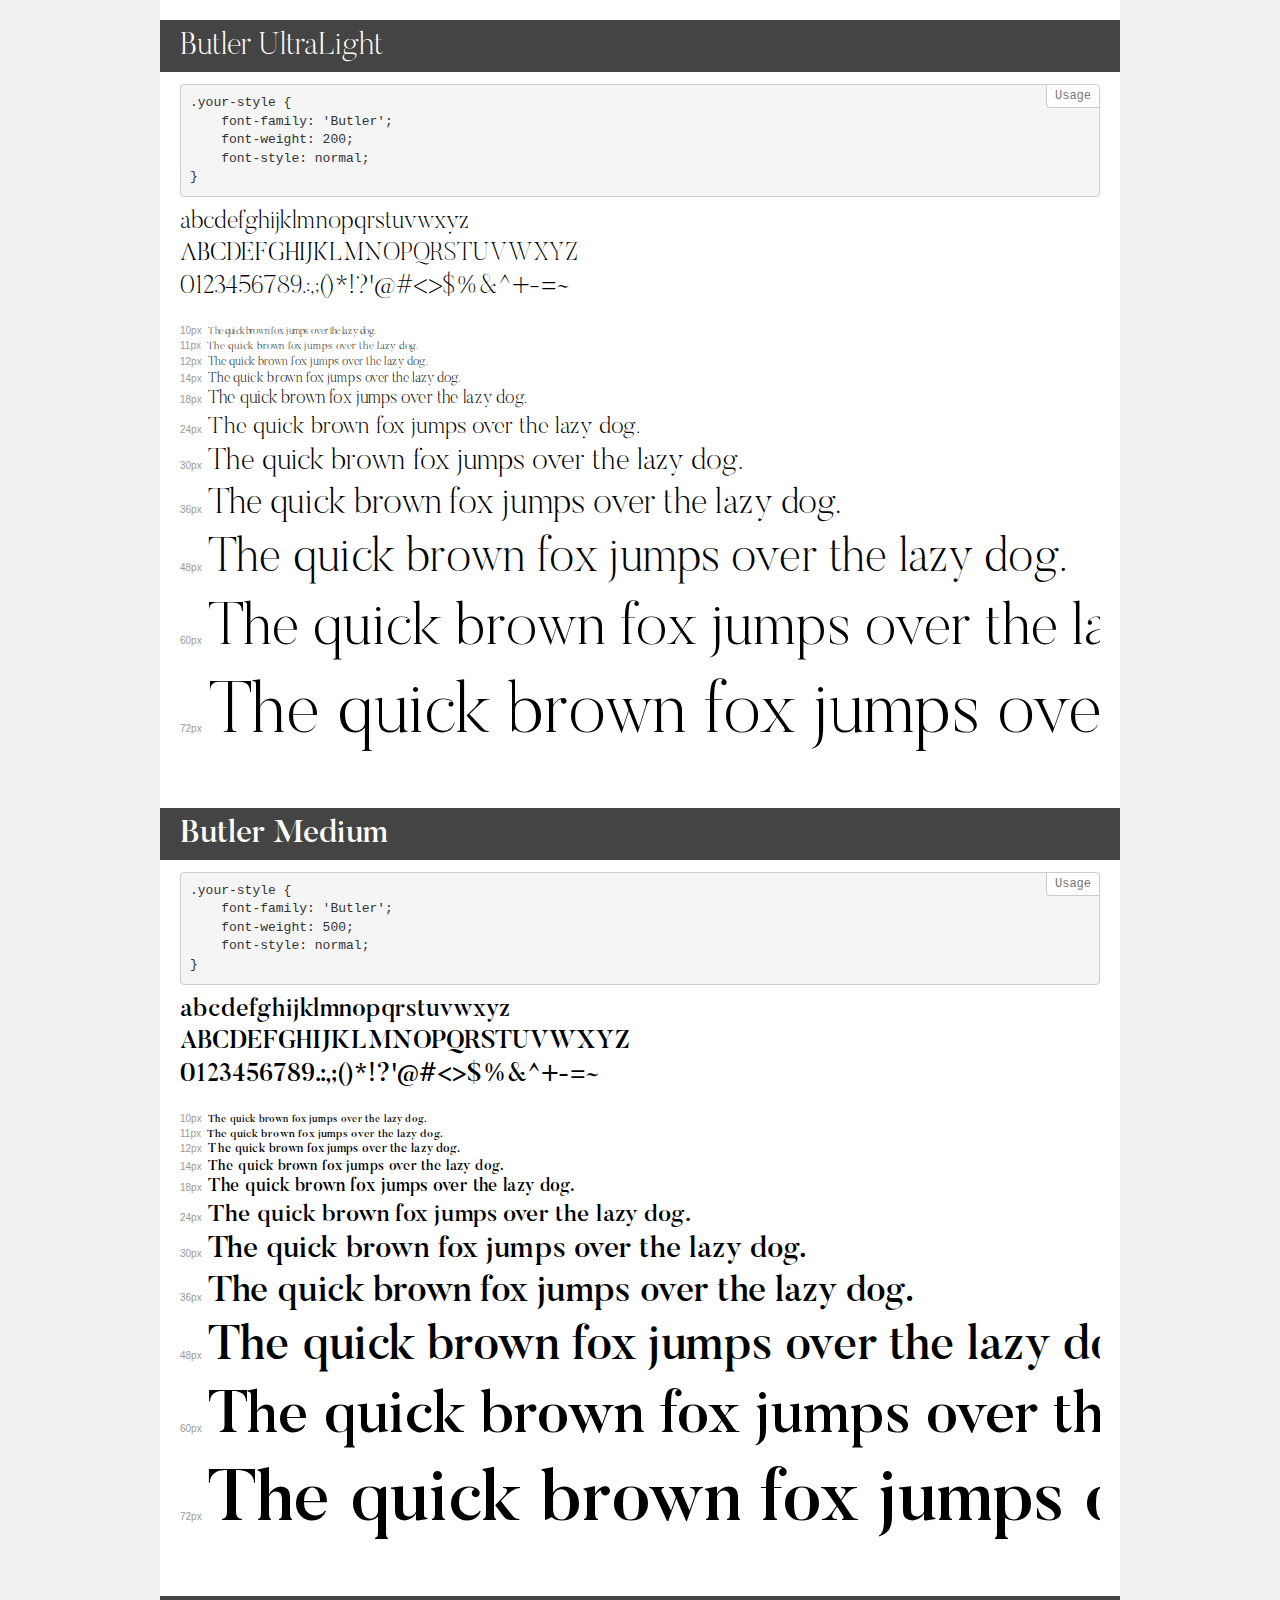
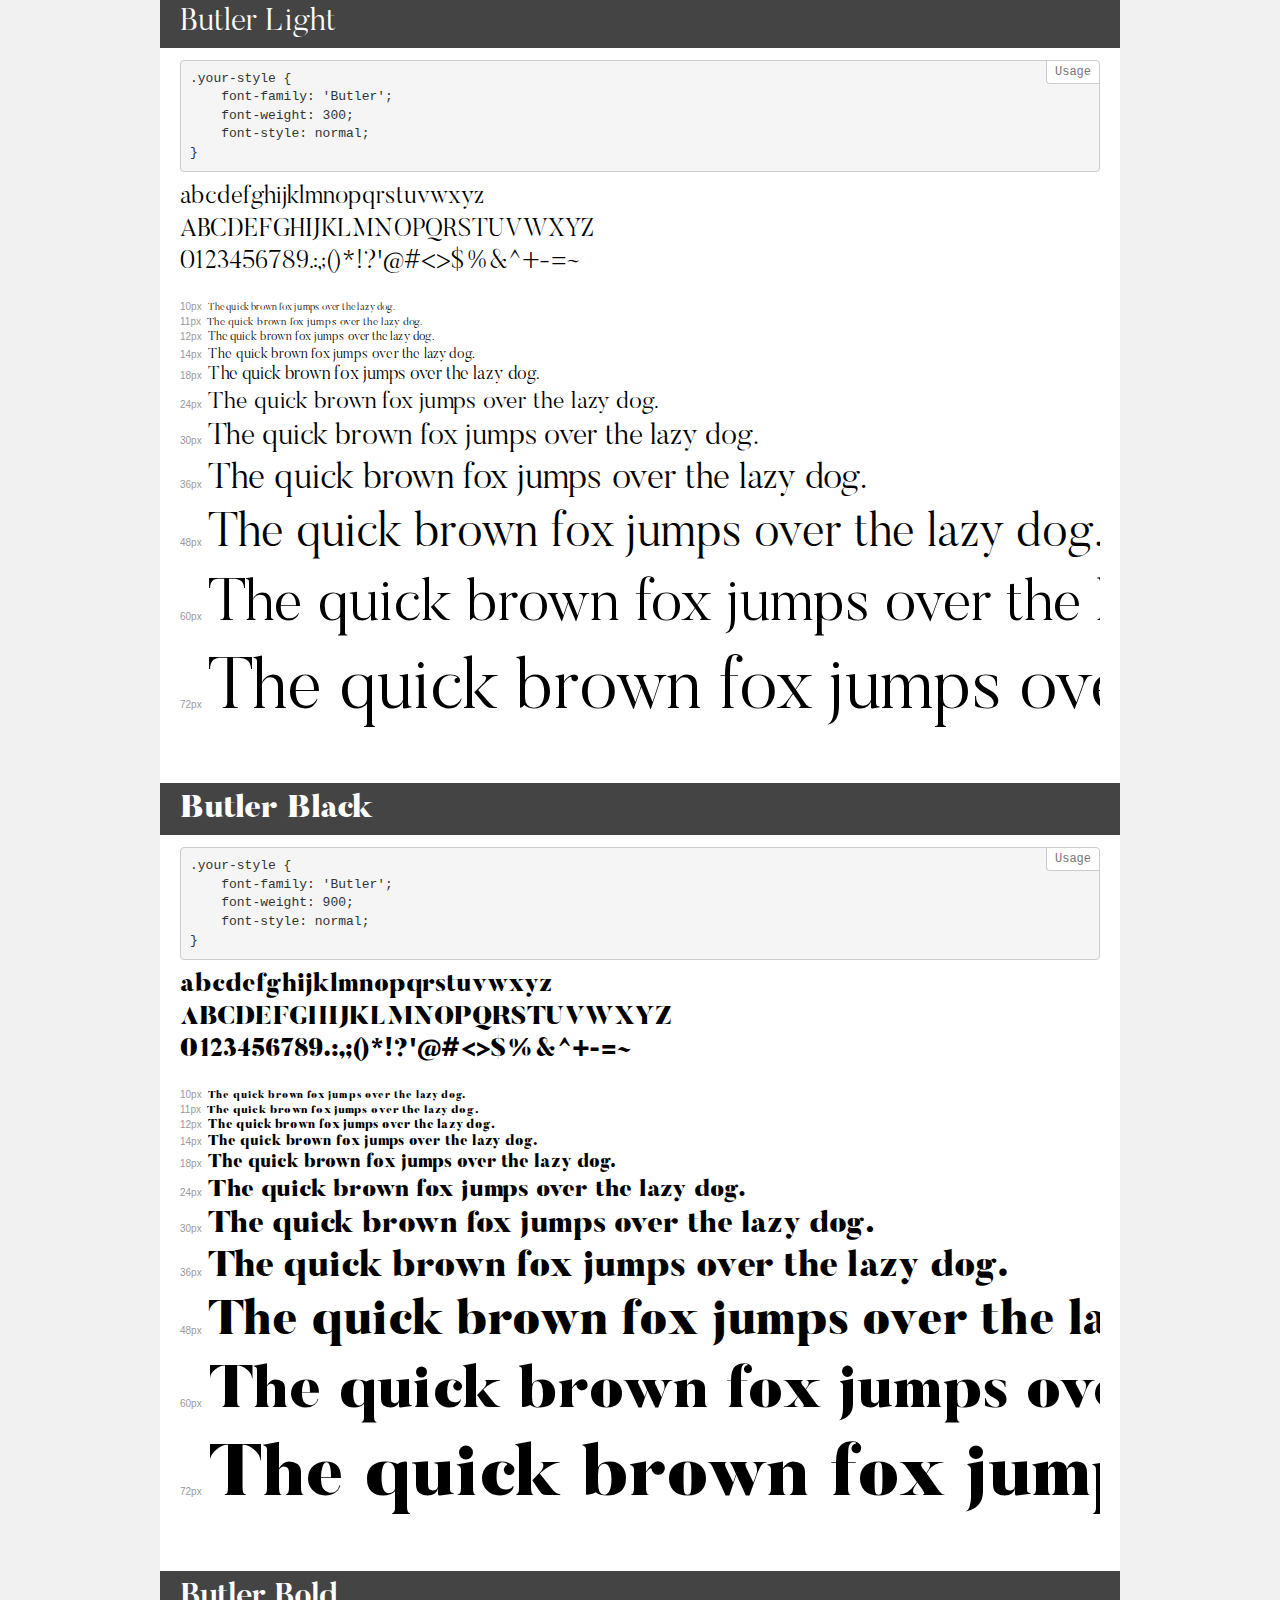
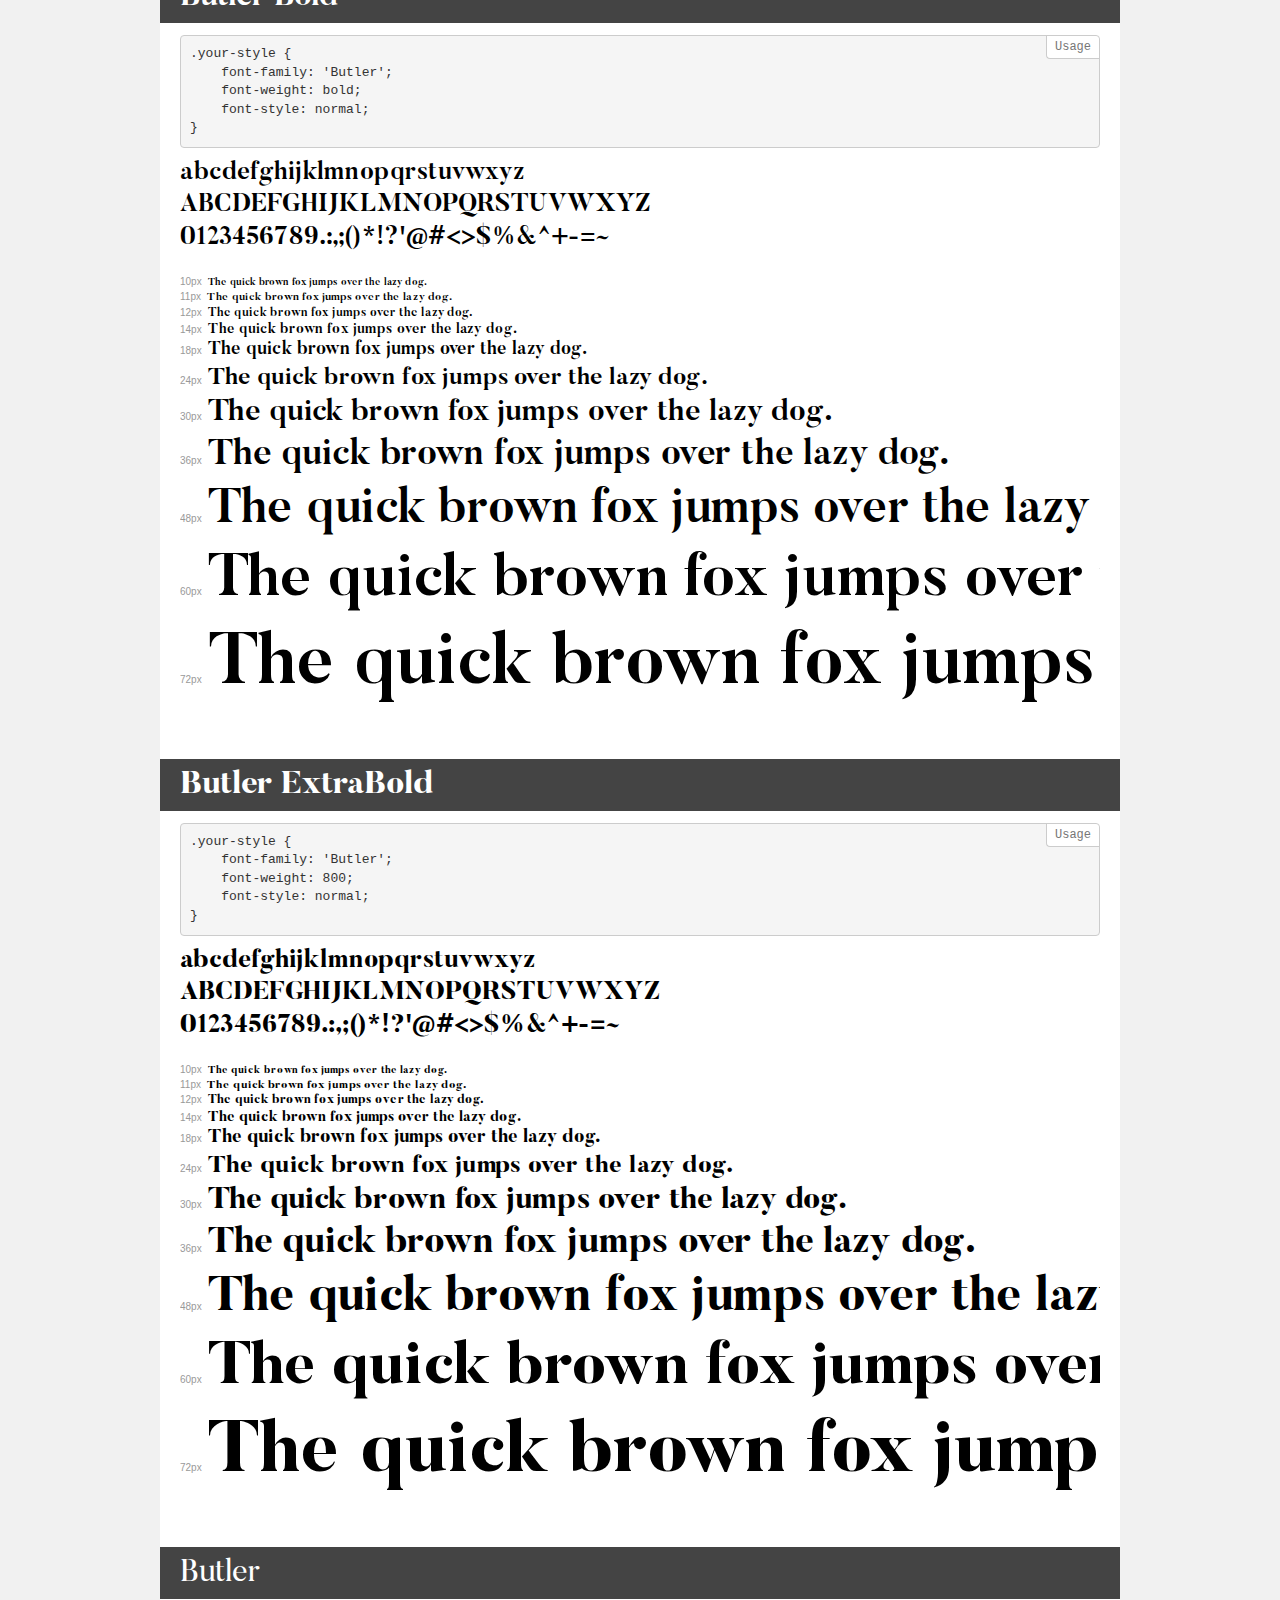
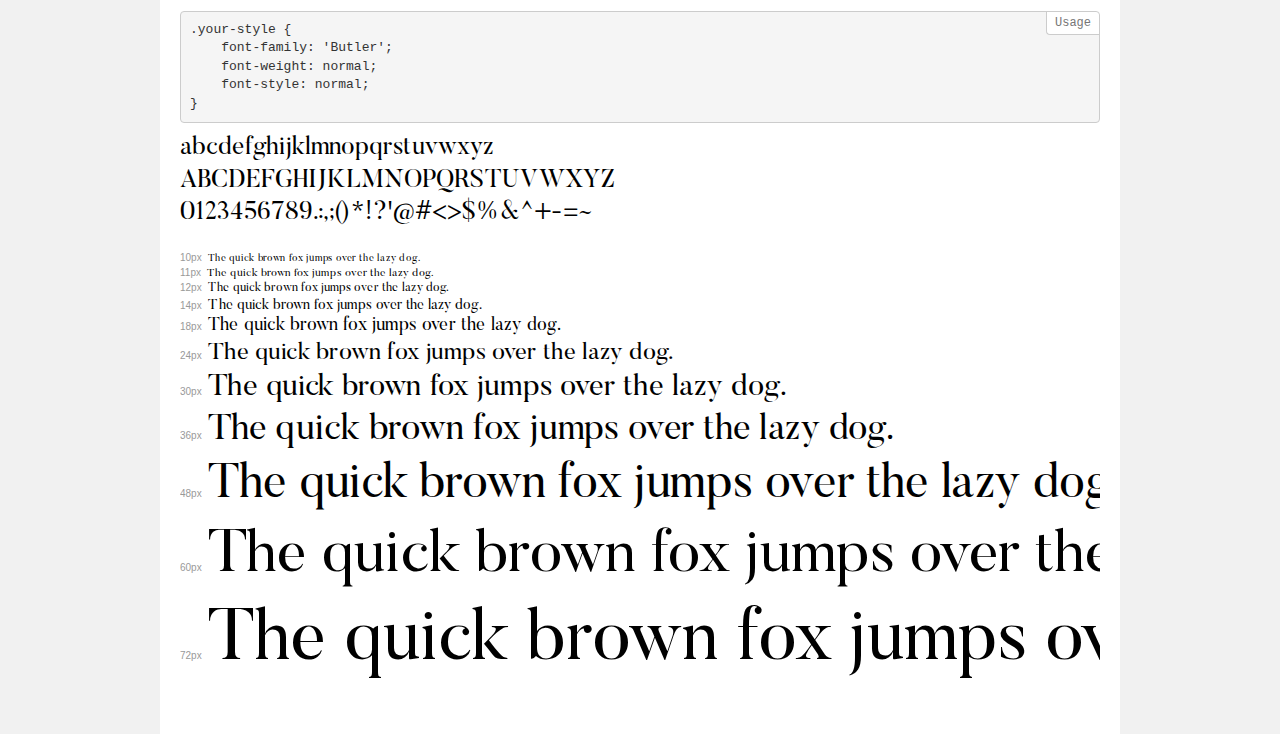
<file: font/Butler_Webfont/demo.html>
<!DOCTYPE html>
<html>
<head>
    <meta charset="utf-8">
    <meta http-equiv="X-UA-Compatible" content="IE=edge">
    <meta name="viewport" content="width=device-width, initial-scale=1">
    <meta name="robots" content="noindex, noarchive">
    <meta name="format-detection" content="telephone=no">
    <title>Transfonter demo</title>
    <link href="stylesheet.css" rel="stylesheet">
    <style>
        /*
        http://meyerweb.com/eric/tools/css/reset/
        v2.0 | 20110126
        License: none (public domain)
        */
        html, body, div, span, applet, object, iframe,
        h1, h2, h3, h4, h5, h6, p, blockquote, pre,
        a, abbr, acronym, address, big, cite, code,
        del, dfn, em, img, ins, kbd, q, s, samp,
        small, strike, strong, sub, sup, tt, var,
        b, u, i, center,
        dl, dt, dd, ol, ul, li,
        fieldset, form, label, legend,
        table, caption, tbody, tfoot, thead, tr, th, td,
        article, aside, canvas, details, embed,
        figure, figcaption, footer, header, hgroup,
        menu, nav, output, ruby, section, summary,
        time, mark, audio, video {
            margin: 0;
            padding: 0;
            border: 0;
            font-size: 100%;
            font: inherit;
            vertical-align: baseline;
        }
        /* HTML5 display-role reset for older browsers */
        article, aside, details, figcaption, figure,
        footer, header, hgroup, menu, nav, section {
            display: block;
        }
        body {
            line-height: 1;
        }
        ol, ul {
            list-style: none;
        }
        blockquote, q {
            quotes: none;
        }
        blockquote:before, blockquote:after,
        q:before, q:after {
            content: '';
            content: none;
        }
        table {
            border-collapse: collapse;
            border-spacing: 0;
        }
        /* common styles */
        body {
            background: #f1f1f1;
            color: #000;
        }
        .page {
            background: #fff;
            width: 920px;
            margin: 0 auto;
            padding: 20px 20px 0 20px;
            overflow: hidden;
        }
        .font-container {
            overflow-x: auto;
            overflow-y: hidden;
            margin-bottom: 40px;
            line-height: 1.3;
            white-space: nowrap;
            padding-bottom: 5px;
        }
        h1 {
            position: relative;
            background: #444;
            font-size: 32px;
            color: #fff;
            padding: 10px 20px;
            margin: 0 -20px 12px -20px;
        }
        .letters {
            font-size: 25px;
            margin-bottom: 20px;
        }
        .s10:before {
            content: '10px';
        }
        .s11:before {
            content: '11px';
        }
        .s12:before {
            content: '12px';
        }
        .s14:before {
            content: '14px';
        }
        .s18:before {
            content: '18px';
        }
        .s24:before {
            content: '24px';
        }
        .s30:before {
            content: '30px';
        }
        .s36:before {
            content: '36px';
        }
        .s48:before {
            content: '48px';
        }
        .s60:before {
            content: '60px';
        }
        .s72:before {
            content: '72px';
        }
        .s10:before, .s11:before, .s12:before, .s14:before,
        .s18:before, .s24:before, .s30:before, .s36:before,
        .s48:before, .s60:before, .s72:before {
            font-family: Arial, sans-serif;
            font-size: 10px;
            font-weight: normal;
            font-style: normal;
            color: #999;
            padding-right: 6px;
        }
        pre {
            display: block;
            position: relative;
            padding: 9px;
            margin: 0 0 10px;
            font-family: Monaco, Menlo, Consolas, "Courier New", monospace !important;
            font-size: 13px;
            line-height: 1.428571429;
            color: #333;
            font-weight: normal !important;
            font-style: normal !important;
            background-color: #f5f5f5;
            border: 1px solid #ccc;
            overflow-x: auto;
            border-radius: 4px;
        }
        pre:after {
            display: block;
            position: absolute;
            right: 0;
            top: 0;
            content: 'Usage';
            line-height: 1;
            padding: 5px 8px;
            font-size: 12px;
            color: #767676;
            background-color: #fff;
            border: 1px solid #ccc;
            border-right: none;
            border-top: none;
            border-radius: 0 4px 0 4px;
            z-index: 10;
        }
        /* responsive */
        @media (max-width: 959px) {
            .page {
                width: auto;
                margin: 0;
            }
        }
    </style>
</head>
<body>
<div class="page">
    <div class="demo" style="font-family: 'Butler'; font-weight: 200; font-style: normal;">
        <h1>Butler UltraLight</h1>
        <pre>.your-style {
    font-family: 'Butler';
    font-weight: 200;
    font-style: normal;
}</pre>
        <div class="font-container">
            <p class="letters">
                abcdefghijklmnopqrstuvwxyz<br>
ABCDEFGHIJKLMNOPQRSTUVWXYZ<br>
                0123456789.:,;()*!?'@#<>$%&^+-=~
            </p>
            <p class="s10" style="font-size: 10px;">The quick brown fox jumps over the lazy dog.</p>
            <p class="s11" style="font-size: 11px;">The quick brown fox jumps over the lazy dog.</p>
            <p class="s12" style="font-size: 12px;">The quick brown fox jumps over the lazy dog.</p>
            <p class="s14" style="font-size: 14px;">The quick brown fox jumps over the lazy dog.</p>
            <p class="s18" style="font-size: 18px;">The quick brown fox jumps over the lazy dog.</p>
            <p class="s24" style="font-size: 24px;">The quick brown fox jumps over the lazy dog.</p>
            <p class="s30" style="font-size: 30px;">The quick brown fox jumps over the lazy dog.</p>
            <p class="s36" style="font-size: 36px;">The quick brown fox jumps over the lazy dog.</p>
            <p class="s48" style="font-size: 48px;">The quick brown fox jumps over the lazy dog.</p>
            <p class="s60" style="font-size: 60px;">The quick brown fox jumps over the lazy dog.</p>
            <p class="s72" style="font-size: 72px;">The quick brown fox jumps over the lazy dog.</p>
        </div>
    </div>
    <div class="demo" style="font-family: 'Butler'; font-weight: 500; font-style: normal;">
        <h1>Butler Medium</h1>
        <pre>.your-style {
    font-family: 'Butler';
    font-weight: 500;
    font-style: normal;
}</pre>
        <div class="font-container">
            <p class="letters">
                abcdefghijklmnopqrstuvwxyz<br>
ABCDEFGHIJKLMNOPQRSTUVWXYZ<br>
                0123456789.:,;()*!?'@#<>$%&^+-=~
            </p>
            <p class="s10" style="font-size: 10px;">The quick brown fox jumps over the lazy dog.</p>
            <p class="s11" style="font-size: 11px;">The quick brown fox jumps over the lazy dog.</p>
            <p class="s12" style="font-size: 12px;">The quick brown fox jumps over the lazy dog.</p>
            <p class="s14" style="font-size: 14px;">The quick brown fox jumps over the lazy dog.</p>
            <p class="s18" style="font-size: 18px;">The quick brown fox jumps over the lazy dog.</p>
            <p class="s24" style="font-size: 24px;">The quick brown fox jumps over the lazy dog.</p>
            <p class="s30" style="font-size: 30px;">The quick brown fox jumps over the lazy dog.</p>
            <p class="s36" style="font-size: 36px;">The quick brown fox jumps over the lazy dog.</p>
            <p class="s48" style="font-size: 48px;">The quick brown fox jumps over the lazy dog.</p>
            <p class="s60" style="font-size: 60px;">The quick brown fox jumps over the lazy dog.</p>
            <p class="s72" style="font-size: 72px;">The quick brown fox jumps over the lazy dog.</p>
        </div>
    </div>
    <div class="demo" style="font-family: 'Butler'; font-weight: 300; font-style: normal;">
        <h1>Butler Light</h1>
        <pre>.your-style {
    font-family: 'Butler';
    font-weight: 300;
    font-style: normal;
}</pre>
        <div class="font-container">
            <p class="letters">
                abcdefghijklmnopqrstuvwxyz<br>
ABCDEFGHIJKLMNOPQRSTUVWXYZ<br>
                0123456789.:,;()*!?'@#<>$%&^+-=~
            </p>
            <p class="s10" style="font-size: 10px;">The quick brown fox jumps over the lazy dog.</p>
            <p class="s11" style="font-size: 11px;">The quick brown fox jumps over the lazy dog.</p>
            <p class="s12" style="font-size: 12px;">The quick brown fox jumps over the lazy dog.</p>
            <p class="s14" style="font-size: 14px;">The quick brown fox jumps over the lazy dog.</p>
            <p class="s18" style="font-size: 18px;">The quick brown fox jumps over the lazy dog.</p>
            <p class="s24" style="font-size: 24px;">The quick brown fox jumps over the lazy dog.</p>
            <p class="s30" style="font-size: 30px;">The quick brown fox jumps over the lazy dog.</p>
            <p class="s36" style="font-size: 36px;">The quick brown fox jumps over the lazy dog.</p>
            <p class="s48" style="font-size: 48px;">The quick brown fox jumps over the lazy dog.</p>
            <p class="s60" style="font-size: 60px;">The quick brown fox jumps over the lazy dog.</p>
            <p class="s72" style="font-size: 72px;">The quick brown fox jumps over the lazy dog.</p>
        </div>
    </div>
    <div class="demo" style="font-family: 'Butler'; font-weight: 900; font-style: normal;">
        <h1>Butler Black</h1>
        <pre>.your-style {
    font-family: 'Butler';
    font-weight: 900;
    font-style: normal;
}</pre>
        <div class="font-container">
            <p class="letters">
                abcdefghijklmnopqrstuvwxyz<br>
ABCDEFGHIJKLMNOPQRSTUVWXYZ<br>
                0123456789.:,;()*!?'@#<>$%&^+-=~
            </p>
            <p class="s10" style="font-size: 10px;">The quick brown fox jumps over the lazy dog.</p>
            <p class="s11" style="font-size: 11px;">The quick brown fox jumps over the lazy dog.</p>
            <p class="s12" style="font-size: 12px;">The quick brown fox jumps over the lazy dog.</p>
            <p class="s14" style="font-size: 14px;">The quick brown fox jumps over the lazy dog.</p>
            <p class="s18" style="font-size: 18px;">The quick brown fox jumps over the lazy dog.</p>
            <p class="s24" style="font-size: 24px;">The quick brown fox jumps over the lazy dog.</p>
            <p class="s30" style="font-size: 30px;">The quick brown fox jumps over the lazy dog.</p>
            <p class="s36" style="font-size: 36px;">The quick brown fox jumps over the lazy dog.</p>
            <p class="s48" style="font-size: 48px;">The quick brown fox jumps over the lazy dog.</p>
            <p class="s60" style="font-size: 60px;">The quick brown fox jumps over the lazy dog.</p>
            <p class="s72" style="font-size: 72px;">The quick brown fox jumps over the lazy dog.</p>
        </div>
    </div>
    <div class="demo" style="font-family: 'Butler'; font-weight: bold; font-style: normal;">
        <h1>Butler Bold</h1>
        <pre>.your-style {
    font-family: 'Butler';
    font-weight: bold;
    font-style: normal;
}</pre>
        <div class="font-container">
            <p class="letters">
                abcdefghijklmnopqrstuvwxyz<br>
ABCDEFGHIJKLMNOPQRSTUVWXYZ<br>
                0123456789.:,;()*!?'@#<>$%&^+-=~
            </p>
            <p class="s10" style="font-size: 10px;">The quick brown fox jumps over the lazy dog.</p>
            <p class="s11" style="font-size: 11px;">The quick brown fox jumps over the lazy dog.</p>
            <p class="s12" style="font-size: 12px;">The quick brown fox jumps over the lazy dog.</p>
            <p class="s14" style="font-size: 14px;">The quick brown fox jumps over the lazy dog.</p>
            <p class="s18" style="font-size: 18px;">The quick brown fox jumps over the lazy dog.</p>
            <p class="s24" style="font-size: 24px;">The quick brown fox jumps over the lazy dog.</p>
            <p class="s30" style="font-size: 30px;">The quick brown fox jumps over the lazy dog.</p>
            <p class="s36" style="font-size: 36px;">The quick brown fox jumps over the lazy dog.</p>
            <p class="s48" style="font-size: 48px;">The quick brown fox jumps over the lazy dog.</p>
            <p class="s60" style="font-size: 60px;">The quick brown fox jumps over the lazy dog.</p>
            <p class="s72" style="font-size: 72px;">The quick brown fox jumps over the lazy dog.</p>
        </div>
    </div>
    <div class="demo" style="font-family: 'Butler'; font-weight: 800; font-style: normal;">
        <h1>Butler ExtraBold</h1>
        <pre>.your-style {
    font-family: 'Butler';
    font-weight: 800;
    font-style: normal;
}</pre>
        <div class="font-container">
            <p class="letters">
                abcdefghijklmnopqrstuvwxyz<br>
ABCDEFGHIJKLMNOPQRSTUVWXYZ<br>
                0123456789.:,;()*!?'@#<>$%&^+-=~
            </p>
            <p class="s10" style="font-size: 10px;">The quick brown fox jumps over the lazy dog.</p>
            <p class="s11" style="font-size: 11px;">The quick brown fox jumps over the lazy dog.</p>
            <p class="s12" style="font-size: 12px;">The quick brown fox jumps over the lazy dog.</p>
            <p class="s14" style="font-size: 14px;">The quick brown fox jumps over the lazy dog.</p>
            <p class="s18" style="font-size: 18px;">The quick brown fox jumps over the lazy dog.</p>
            <p class="s24" style="font-size: 24px;">The quick brown fox jumps over the lazy dog.</p>
            <p class="s30" style="font-size: 30px;">The quick brown fox jumps over the lazy dog.</p>
            <p class="s36" style="font-size: 36px;">The quick brown fox jumps over the lazy dog.</p>
            <p class="s48" style="font-size: 48px;">The quick brown fox jumps over the lazy dog.</p>
            <p class="s60" style="font-size: 60px;">The quick brown fox jumps over the lazy dog.</p>
            <p class="s72" style="font-size: 72px;">The quick brown fox jumps over the lazy dog.</p>
        </div>
    </div>
    <div class="demo" style="font-family: 'Butler'; font-weight: normal; font-style: normal;">
        <h1>Butler</h1>
        <pre>.your-style {
    font-family: 'Butler';
    font-weight: normal;
    font-style: normal;
}</pre>
        <div class="font-container">
            <p class="letters">
                abcdefghijklmnopqrstuvwxyz<br>
ABCDEFGHIJKLMNOPQRSTUVWXYZ<br>
                0123456789.:,;()*!?'@#<>$%&^+-=~
            </p>
            <p class="s10" style="font-size: 10px;">The quick brown fox jumps over the lazy dog.</p>
            <p class="s11" style="font-size: 11px;">The quick brown fox jumps over the lazy dog.</p>
            <p class="s12" style="font-size: 12px;">The quick brown fox jumps over the lazy dog.</p>
            <p class="s14" style="font-size: 14px;">The quick brown fox jumps over the lazy dog.</p>
            <p class="s18" style="font-size: 18px;">The quick brown fox jumps over the lazy dog.</p>
            <p class="s24" style="font-size: 24px;">The quick brown fox jumps over the lazy dog.</p>
            <p class="s30" style="font-size: 30px;">The quick brown fox jumps over the lazy dog.</p>
            <p class="s36" style="font-size: 36px;">The quick brown fox jumps over the lazy dog.</p>
            <p class="s48" style="font-size: 48px;">The quick brown fox jumps over the lazy dog.</p>
            <p class="s60" style="font-size: 60px;">The quick brown fox jumps over the lazy dog.</p>
            <p class="s72" style="font-size: 72px;">The quick brown fox jumps over the lazy dog.</p>
        </div>
    </div>
</div>
</body>
</html>
</file>
<file: conozcanos.css>
@import url(fouentes.css);

*{
    box-sizing: border-box;
    margin: 0;
    padding: 0;
}

html{
    background-color: rgb(245, 240, 240);
    width: 100%;
    height: 100%;
    max-width: 1200px;
    font-family: 'Nexa','Franklin Gothic Medium', 'Arial Narrow', Arial, sans-serif;
    margin: 0 auto;
}

body{
    background-image: url(images/Background\ -\ Aire\ Acondicionado1.jpg);
    background-repeat: no-repeat;
    background-size: cover;
}

h1{
    color: white;
    text-align: center;
    font-family: 'Mermaid',sans-serif;
}
header .header{
    color: white;
    background-color: rgb(22, 111, 200);
    width: 100%;
    min-height: 15vh;
    display: flex;
    flex-wrap: nowrap;
    margin-top: 10px;
}
header .header .logo{
    background-color: rgb(22, 111, 200);
     flex: 25%;
     min-height: 4vh;
     margin-bottom: 10px;
     box-sizing: border-box;
     border-radius: 5%;
     margin-left: 5px;
}
.header .logo .img{
    flex: 20px;
}


header .header .titulo{
    font-size: 20px;
    text-align: center;
    flex: 55%;
    min-height: 10vh;
    margin-bottom: 10px;
    align-content: center;
}
header .header .ingreso{
    text-align: center;
    font-size: smaller;
    flex: 10%;
    min-height: 10vh;
    margin-bottom: 10px;
}
header .header .compra{
    flex: 10%;
    min-height: 10vh;
    margin-bottom:  10px;
}

nav{
    margin: auto;
    color: black;
    font-weight: bolder;
}

.navbar-brand img{
    width: 50px;
}

.container{
    background-color:rgb(22, 111, 200);
    width: 100%;
    min-height: 8vh;
    position: relative;
    border: solid white;
}
.container h2{
    color: #bde0ff;
    text-shadow: 5px 5px 5px black;
    font-size: 40px;
    text-align: center;
}

main{
    font-size: 1rem;
    display: grid;
    justify-content: center;
    padding: 15px;
}

footer{
    width: 100%;
    max-width: 1200px;
    background-color: rgba(22, 111, 200,0.5);
    height: 100%;
    font-size: .875rem;
    text-align: center;
}
footer img{
    width: 60px;
    padding: 10px;
}
footer p{
    text-align: center;
    color: white;
    font-size: 16px;
}
footer a{
    text-align: center;
    color: white;
    text-decoration: none;
}

footer .redes{
   padding-left: 30px;
}

@media(max-width:991px) {
    body{
        padding: 30px;
    }
    form{
        padding: 50px 30px;
        width: 100%;
    }
    input{
        padding: 15px;
    }
}
</file>
<file: contactanos.css>
@import url(fouentes.css);

*{
    box-sizing: border-box;
    margin: 0;
    padding: 0;
}

html{
    
    background-color: white;
    width: 100%;
    height: 100%;
    max-width: 1200px;
    font-family: 'Nexa','Franklin Gothic Medium', 'Arial Narrow', Arial, sans-serif;
    margin: 0 auto;
}

body{
    background-image: url(images/banner5.jpg);
    background-repeat: no-repeat;
    background-size: cover;
}

nav{
    margin: auto;
    color: black;
    font-weight: bolder;
    max-height: 70px;
}


.navbar-brand img{
    width: 50px;
}


h1{
    color: white;
    text-align: center;
    font-family: 'Mermaid',sans-serif;
}

header .header{
    color: white;
    background-color: rgb(22, 111, 200);
    width: 100%;
    min-height: 15vh;
    display: flex;
    flex-wrap: nowrap;
    margin-top: 10px;
}
header .header .logo{
    background-color: rgb(22, 111, 200);
     flex: 25%;
     min-height: 4vh;
     margin-bottom: 10px;
     box-sizing: border-box;
     border-radius: 5%;
     margin-left: 5px;
}
.header .logo .img{
    flex: 20px;
}


header .header .titulo{
    font-size: 20px;
    text-align: center;
    flex: 55%;
    min-height: 10vh;
    margin-bottom: 10px;
    align-content: center;
}
header .header .ingreso{
    text-align: center;
    font-size: smaller;
    flex: 10%;
    min-height: 10vh;
    margin-bottom: 10px;
}
header .header .compra{
    flex: 10%;
    min-height: 10vh;
    margin-bottom:  10px;
}



.main{
width: 100%;
min-height: 35vh;
display: flex;
}
 
body h2{
text-align: center;
justify-content: center;
align-items: center;
}

footer{
    width: 100%;
    max-width: 1200px;
    background-color: rgba(22, 111, 200,0.5);
    height: 100%;
    font-size: .875rem;
    text-align: center;
}
footer img{
    width: 60px;
    padding: 10px;
}
footer p{
    text-align: center;
    color: white;
    font-size: 16px;
}
footer a{
    text-align: center;
    color: white;
    text-decoration: none;
}
p{
    text-align: center;
    line-height: 23px;
    padding-bottom: 25px;
}
img{
    width: 63%;
}
footer .redes{
   padding-left: 30px;
}

main .banner{
    font-family: Arial, Helvetica, sans-serif;
    min-height: 100vh;
    display: flex;
    align-items: center;
    justify-content: center;
}

.banner img{
    width: 100px;
}

form {
    padding: 50px 55px;
    box-shadow: 0 0 20px rgba(0, 0, 0, 1);
    border-radius: 20px;
    background-color: rgba(167, 178, 243, 0.3);
    text-align: center;
    width: 400px;
    margin-top: 20px;
    margin-bottom: 20px;
    color: black;
    font-weight: bolder;
}

.d-flex{
    column-gap: 10px;
}

.input-group{
    display: flex;
    flex-direction: column;
    text-align: left;
}

label{
    color: rgb(14, 13, 13);
    font-size: 15px;
    font-weight: 600;
    margin-bottom: 15px;
}

input, textarea{
    padding: 17px 25px;
    border-radius: 25px;
    margin-bottom: 20px;
    background-color: #f5f7f5;
    border: 2PX solid #F0FAF1;
    color: #283629;
    outline: none;
}

input::placeholder, textarea::placeholder{
    color: #a9bbaa;
}

.form-txt{
    margin-bottom: 30px;
    display: flex;
    justify-content: space-between;
    text-align: center;
}

.form-txt a{
    color: green;
    font-size: 12px;
    font-weight: bolder;
    text-decoration: none;
}

.btn{
    font-size: 16px;
    color: #ffffff;
    border: solid;
    border-radius: 25px;
    background-color: #258a22;
    cursor: pointer;
}

.btn:hover{
    background-color: #50e04b;
}

.btn1{
    text-align: center;
}

.btn1 input{
    border: solid green;
    color: white;
    background-color: green;
}

@media(max-width:991px) {
    body{
        padding: 30px;
    }
    form{
        padding: 50px 30px;
        width: 100%;
    }
    input{
        padding: 15px;
    }
}
</file>
<file: iniciosecion.css>
@import url(fouentes.css);

        *{
            box-sizing: border-box;
            margin: 0;
            padding: 0;
        }

        html{
            
            background-color: white;
            width: 100%;
            height: 100%;
            max-width: 1200px;
            font-family: 'Nexa','Franklin Gothic Medium', 'Arial Narrow', Arial, sans-serif;
            margin: 0 auto;
        }

        body{
            /* width: 100%;
            max-width: 1200px; */
            background-image: url(images/Background\ -\ Aire\ Acondicionado1.jpg);
            background-repeat: no-repeat;
            background-size: cover;
        }


        h1{
            color: white;
            text-align: center;
            font-family: 'Mermaid',sans-serif;
        }

        header .header{
            color: white;
            background-color: rgb(22, 111, 200);
            width: 100%;
            min-height: 15vh;
            display: flex;
            flex-wrap: nowrap;
            margin-top: 10px;
        }
        header .header .logo{
            background-color: rgb(22, 111, 200);
            flex: 25%;
            min-height: 4vh;
            margin-bottom: 10px;
            box-sizing: border-box;
            border-radius: 5%;
            margin-left: 5px;
        }
        .header .logo .img{
            flex: 20px;
        }


        header .header .titulo{
            font-size: 20px;
            text-align: center;
            flex: 55%;
            min-height: 10vh;
            margin-bottom: 10px;
            align-content: center;
        }
        header .header .ingreso{
            text-align: center;
            font-size: smaller;
            flex: 10%;
            min-height: 10vh;
            margin-bottom: 10px;
        }
        header .header .compra{
            flex: 10%;
            min-height: 10vh;
            margin-bottom:  10px;
        }

        .main{
        width: 100%;
        min-height: 45vh;
        display: flex;
        }
        
        footer{
            width: 100%;
            max-width: 1200px;
            background-color: rgba(22, 111, 200,0.5);
            height: 100%;
            font-size: .875rem;
            text-align: center;
        }
        footer img{
            width: 60px;
            padding: 10px;
        }
        footer p{
            text-align: center;
            color: white;
            font-size: 16px;
        }
        footer a{
            text-align: center;
            color: white;
            text-decoration: none;
        }
        p{
            text-align: center;
            line-height: 23px;
            padding-bottom: 25px;
        }
        img{
            width: 63%;
        }
        footer .redes{
        padding-left: 30px;
        }
        .ancho{
            width: 60%;
            margin: 50px auto;
            padding: 40px;
            box-shadow: 7px 10px 5px 10px;
            border-radius: 25px;
            background-color: rgba(147, 174, 180, 0.8);
        }

        .imagen{
            text-align: center;
            
        }

        .imagen img{
        max-width: 170px;
        max-height: 170px;
        }

        .centrar{
            text-align: center;
        }

        @media(max-width:991px) {
            body{
                padding: 30px;
            }
            form{
                padding: 50px 30px;
                width: 100%;
            }
            input{
                padding: 15px;
            }
        }
</file>
<file: productos.css>
@import url(fouentes.css);

*{
    box-sizing: border-box;
    margin: 0;
    padding: 0;
}

html{
    background-color: rgb(245, 240, 240);
    width: 100%;
    height: 100%;
    max-width: 1200px;
    font-family: 'Nexa','Franklin Gothic Medium', 'Arial Narrow', Arial, sans-serif;
    margin: 0 auto;
}

body{
    background-image: url(images/Background\ -\ Aire\ Acondicionado1.jpg);
    background-repeat: no-repeat;
    background-size: cover;
}

h1{
    color: white;
    text-align: center;
    font-family: 'Mermaid',sans-serif;
}
header .header{
    color: white;
    background-color: rgb(22, 111, 200);
    width: 100%;
    min-height: 15vh;
    display: flex;
    flex-wrap: nowrap;
    margin-top: 10px;
}
header .header .logo{
    background-color: rgb(22, 111, 200);
     flex: 25%;
     min-height: 4vh;
     margin-bottom: 10px;
     box-sizing: border-box;
     border-radius: 5%;
     margin-left: 5px;
}
.header .logo .img{
    flex: 20px;
}


header .header .titulo{
    font-size: 20px;
    text-align: center;
    flex: 55%;
    min-height: 10vh;
    margin-bottom: 10px;
    align-content: center;
}
header .header .ingreso{
    text-align: center;
    font-size: smaller;
    flex: 10%;
    min-height: 10vh;
    margin-bottom: 10px;
}
header .header .compra{
    flex: 10%;
    min-height: 10vh;
    margin-bottom:  10px;
}

nav{
    margin: auto;
    color: black;
    font-weight: bolder;
}

.navbar-brand img{
    width: 50px;
}

.container{
    background-color:rgb(22, 111, 200);
    width: 100%;
    min-height: 8vh;
    position: relative;
    border: solid white;
}
.container h2{
    color: #bde0ff;
    text-shadow: 5px 5px 5px black;
    font-size: 40px;
    text-align: center;
}

.carousel-inner {
    height: 370px; /* Fija la altura del carrusel */
  }

  .carousel-inner img {
    height: 100%; /* La imagen ocupa todo el alto */
    width: 100%;  /* La imagen ocupa todo el ancho */
    object-fit: cover; /* Recorta la imagen para llenar el espacio sin deformarse */
  }

  .card-img-custom {
    width: 100%; /* Asegura que la imagen se ajuste al ancho del card */
    height: 200px; /* Fija un alto para las imágenes */
    object-fit: cover; /* Recorta la imagen sin deformarla */
  }
main{
    font-size: 1rem;
    display: grid;
    justify-content: center;
    padding: 15px;
}

footer{
    width: 100%;
    max-width: 1200px;
    background-color: rgba(22, 111, 200,0.5);
    height: 100%;
    font-size: .875rem;
    text-align: center;
}
footer img{
    width: 60px;
    padding: 10px;
}
footer p{
    text-align: center;
    color: white;
    font-size: 16px;
}
footer a{
    text-align: center;
    color: white;
    text-decoration: none;
}

footer .redes{
   padding-left: 30px;
}

@media(max-width:991px) {
    body{
        padding: 30px;
    }
    form{
        padding: 50px 30px;
        width: 100%;
    }
    input{
        padding: 15px;
    }
}
</file>
<file: font/Butler_Stencil_Webfont/stylesheet.css>
@font-face {
    font-family: 'Butler Stencil';
    src: url('ButlerStencil-Medium.woff2') format('woff2'),
        url('ButlerStencil-Medium.woff') format('woff');
    font-weight: 500;
    font-style: normal;
}

@font-face {
    font-family: 'Butler Stencil';
    src: url('ButlerStencil.woff2') format('woff2'),
        url('ButlerStencil.woff') format('woff');
    font-weight: normal;
    font-style: normal;
}

@font-face {
    font-family: 'Butler Stencil';
    src: url('ButlerStencil-ExtraBold.woff2') format('woff2'),
        url('ButlerStencil-ExtraBold.woff') format('woff');
    font-weight: 800;
    font-style: normal;
}

@font-face {
    font-family: 'Butler Stencil';
    src: url('ButlerStencil-Black.woff2') format('woff2'),
        url('ButlerStencil-Black.woff') format('woff');
    font-weight: 900;
    font-style: normal;
}

@font-face {
    font-family: 'Butler Stencil';
    src: url('ButlerStencil-UltraLight.woff2') format('woff2'),
        url('ButlerStencil-UltraLight.woff') format('woff');
    font-weight: 200;
    font-style: normal;
}

@font-face {
    font-family: 'Butler Stencil';
    src: url('ButlerStencil-Bold.woff2') format('woff2'),
        url('ButlerStencil-Bold.woff') format('woff');
    font-weight: bold;
    font-style: normal;
}

@font-face {
    font-family: 'Butler Stencil';
    src: url('ButlerStencil-Light.woff2') format('woff2'),
        url('ButlerStencil-Light.woff') format('woff');
    font-weight: 300;
    font-style: normal;
}
</file>
<file: font/Butler_Webfont/stylesheet.css>
@font-face {
    font-family: 'Butler';
    src: url('Butler-UltraLight.woff2') format('woff2'),
        url('Butler-UltraLight.woff') format('woff');
    font-weight: 200;
    font-style: normal;
}

@font-face {
    font-family: 'Butler';
    src: url('Butler-Medium.woff2') format('woff2'),
        url('Butler-Medium.woff') format('woff');
    font-weight: 500;
    font-style: normal;
}

@font-face {
    font-family: 'Butler';
    src: url('Butler-Light.woff2') format('woff2'),
        url('Butler-Light.woff') format('woff');
    font-weight: 300;
    font-style: normal;
}

@font-face {
    font-family: 'Butler';
    src: url('Butler-Black.woff2') format('woff2'),
        url('Butler-Black.woff') format('woff');
    font-weight: 900;
    font-style: normal;
}

@font-face {
    font-family: 'Butler';
    src: url('Butler-Bold.woff2') format('woff2'),
        url('Butler-Bold.woff') format('woff');
    font-weight: bold;
    font-style: normal;
}

@font-face {
    font-family: 'Butler';
    src: url('Butler-ExtraBold.woff2') format('woff2'),
        url('Butler-ExtraBold.woff') format('woff');
    font-weight: 800;
    font-style: normal;
}

@font-face {
    font-family: 'Butler';
    src: url('Butler.woff2') format('woff2'),
        url('Butler.woff') format('woff');
    font-weight: normal;
    font-style: normal;
}
</file>
